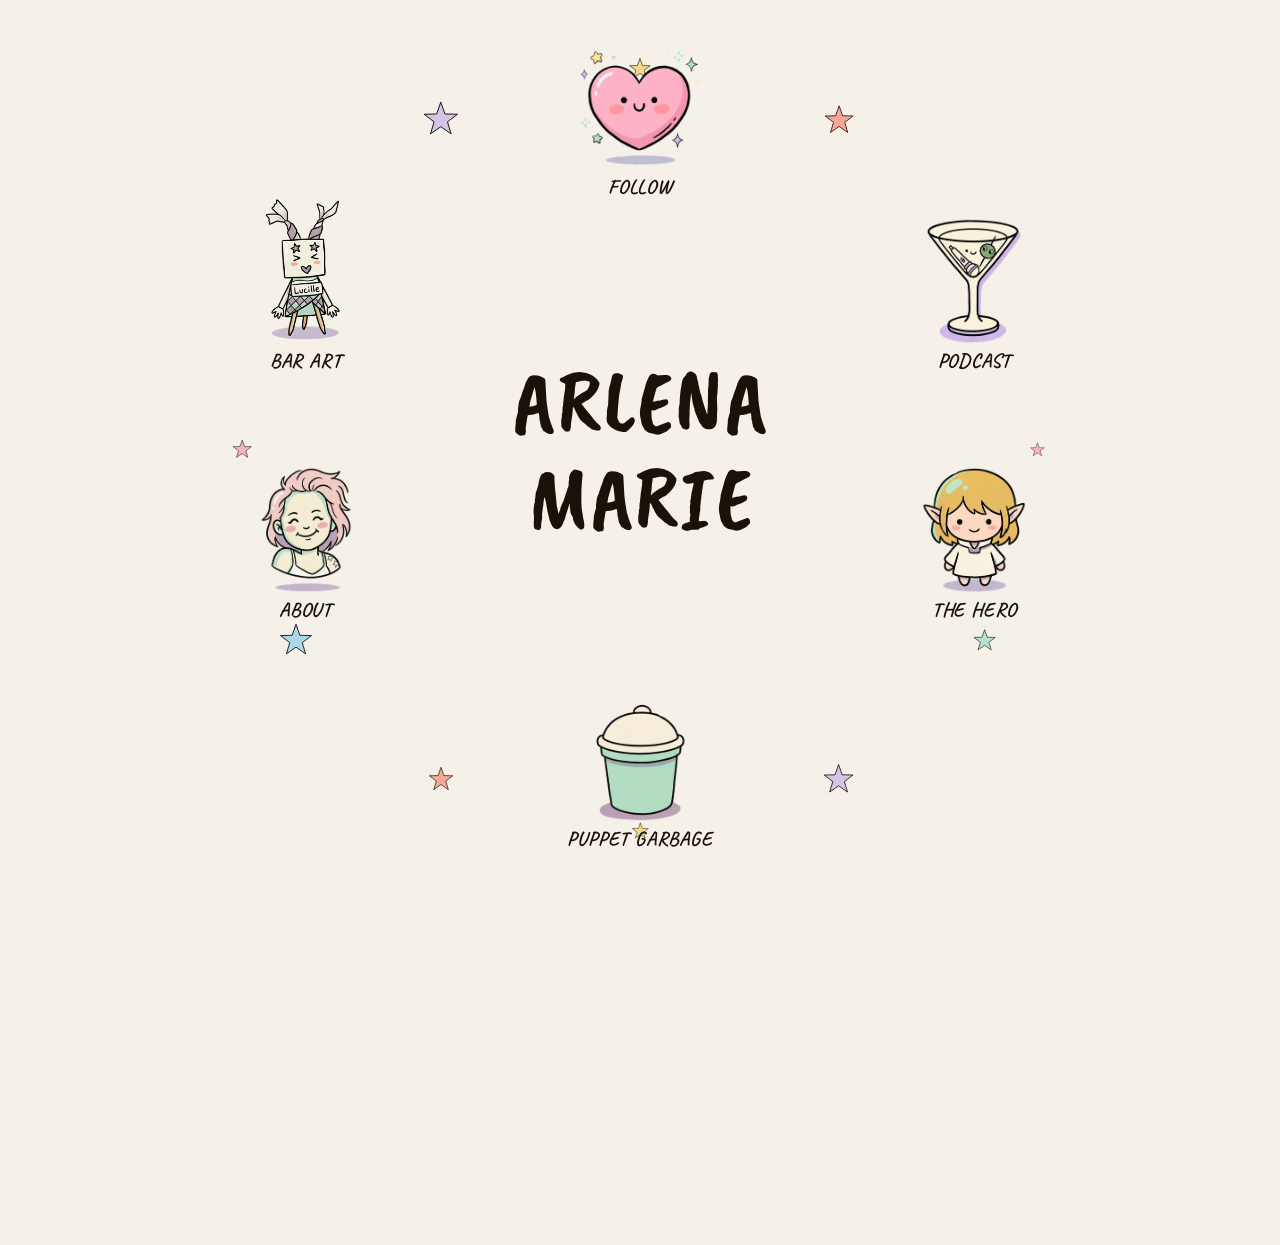
<file: index.html>
<!DOCTYPE html>
<html lang="en">
<head>
<meta charset="UTF-8">
<meta name="viewport" content="width=device-width, initial-scale=1.0">
<title>Arlena Marie</title>
<meta name="description" content="Arlena Marie: bar art, puppet garbage, a podcast and a never-ending hero.">
 <link rel="icon" href="/favicon.ico" sizes="48x48">
 <link rel="icon" href="/images/favicon-32.png" type="image/png" sizes="32x32">
 <link rel="icon" href="/images/favicon-192.png" type="image/png" sizes="192x192">
 <link rel="apple-touch-icon" href="/apple-touch-icon.png">
<link rel="preload" as="font" type="font/woff2" href="/assets/fonts/caveat-latin.woff2" crossorigin>
<link rel="preload" as="font" type="font/woff2" href="/assets/fonts/caveat-brush-latin.woff2" crossorigin>
<link rel="stylesheet" href="/assets/site.css?v=ce2efe8">
<link rel="preload" as="script" href="https://cdnjs.cloudflare.com/ajax/libs/gsap/3.15.0/gsap.min.js" integrity="sha512-oJ8QbaQThQoJZ7oEv+29jfPM6CcP+zUxh3PKJs1vyOhx0UraUrE7PQgeItu3dOuCJyrzWpoYMsVjkkPEBzbUqw==" crossorigin="anonymous" referrerpolicy="no-referrer">
<script>
  /* Intro starting state: stars and letters hidden, tiles at half size (site.css .intro).
     Skipped for reduced motion: the page starts in its final layout instead. */
  if (!matchMedia('(prefers-reduced-motion: reduce)').matches) document.documentElement.classList.add('intro');
</script>
<style>
  html, body { overflow: hidden; }

  body {
    display: flex;
    align-items: center;
    justify-content: center;
  }

  /* ── The whole composition lives in one square that scales with the viewport ── */
  .world {
    position: relative;
    width: min(92vw, 92vh);
    height: min(92vw, 92vh);
    max-width: 960px;
    max-height: 960px;
  }

  /* ── Wiggling Name ── */
  .name-wrap {
    position: absolute;
    top: 50%;
    left: 50%;
    transform: translate(-50%, -50%);
    text-align: center;
    z-index: 10;
    pointer-events: none;
    user-select: none;
  }

  .name-row {
    display: flex;
    justify-content: center;
    gap: 0.02em;
    font-family: 'Caveat Brush', cursive;
    font-size: clamp(40px, 10vmin, 96px);
    color: var(--ink);
    line-height: 1.05;
  }

  .name-row + .name-row { margin-top: 0.02em; }

  @media (max-width: 480px) {
    .name-row { font-size: clamp(32px, 13vw, 56px); }
  }

  @media (max-height: 480px) {
    .world { width: 90vh; height: 90vh; }
  }

  /* Bottom tile lifted so the gap from the name to the can lid equals the gap
     from the Follow label to the name (ink to ink). A percentage alone cannot
     do it at every size, because labels and image boxes have pixel minimums;
     fitted at 1280x800 (12 px up) and 390x844 (8.7 px up). */
  .tile.pos-b { bottom: calc(0.883% + 5.5px); }
</style>
</head>
<body>
<main>

<div class="world">

  <!-- ═══ STAR ORBIT ═══ -->
  <div class="orbit-world" id="orbitWorld"></div>

  <!-- ═══ WIGGLING NAME ═══ -->
  <div class="name-wrap">
    <div class="name-row" id="nameRow1"></div>
    <div class="name-row" id="nameRow2"></div>
  </div>

  <!-- ═══ FOLLOW, top center ═══ -->
  <a href="/socials" class="tile pos-t cx" data-sprite="images/Socials_Follow_hover_sprite.webp" data-frames="25">
    <div class="tile-body">
      <div class="tile-img">
        <picture><source srcset="images/Socials_Follow_1.webp" type="image/webp"><img src="images/Socials_Follow_1.png" class="idle" alt="Follow"></picture>
        <picture><source srcset="images/Socials_Follow_2.webp" type="image/webp"><img src="images/Socials_Follow_2.png" class="hover" alt="Follow"></picture>
      </div>
      <span class="tile-label">Follow</span>
    </div>
  </a>

  <!-- ═══ BAR ART, left upper ═══ -->
  <a href="/bar-art" class="tile pos-lu" data-sprite="images/Lucille_hover_sprite.webp" data-frames="25">
    <div class="tile-body">
      <div class="tile-img">
        <picture><source srcset="images/Lucille_1.webp" type="image/webp"><img src="images/Lucille_1.png" class="idle" alt="Bar Art"></picture>
        <picture><source srcset="images/Lucille_2.webp" type="image/webp"><img src="images/Lucille_2.png" class="hover" alt="Bar Art"></picture>
      </div>
      <span class="tile-label">Bar Art</span>
    </div>
  </a>

  <!-- ═══ PODCAST, right upper ═══ -->
  <a href="/drinks-at-the-bar" class="tile pos-ru" data-sprite="images/Drinks_at_the_Bar_hover_sprite.webp" data-frames="25">
    <div class="tile-body">
      <div class="tile-img">
        <picture><source srcset="images/Drinks_at_the_Bar_1.webp" type="image/webp"><img src="images/Drinks_at_the_Bar_1.png" class="idle" alt="Podcast"></picture>
        <picture><source srcset="images/Drinks_at_the_Bar_2.webp" type="image/webp"><img src="images/Drinks_at_the_Bar_2.png" class="hover" alt="Podcast"></picture>
      </div>
      <span class="tile-label">Podcast</span>
    </div>
  </a>

  <!-- ═══ ABOUT, left lower ═══ -->
  <a href="/about" class="tile pos-ll" data-sprite="images/About_Contact_hover_sprite.webp" data-frames="25">
    <div class="tile-body">
      <div class="tile-img">
        <picture><source srcset="images/About_Contact_1.webp" type="image/webp"><img src="images/About_Contact_1.png" class="idle" alt="About"></picture>
        <picture><source srcset="images/About_Contact_2.webp" type="image/webp"><img src="images/About_Contact_2.png" class="hover" alt="About"></picture>
      </div>
      <span class="tile-label">About</span>
    </div>
  </a>

  <!-- ═══ THE HERO, right lower ═══ -->
  <a href="/the-never-ending-hero" class="tile pos-rl" data-sprite="images/Inti_hover_sprite.webp" data-frames="25">
    <div class="tile-body">
      <div class="tile-img">
        <picture><source srcset="images/Inti_1.webp" type="image/webp"><img src="images/Inti_1.png" class="idle" alt="The Hero"></picture>
        <picture><source srcset="images/Inti_2.webp" type="image/webp"><img src="images/Inti_2.png" class="hover" alt="The Hero"></picture>
      </div>
      <span class="tile-label">The Hero</span>
    </div>
  </a>

  <!-- ═══ PUPPET GARBAGE, bottom center ═══ -->
  <a href="/puppet-garbage" class="tile pos-b cx" data-sprite="images/Puppet_Garbage_hover_sprite.webp" data-frames="25">
    <div class="tile-body">
      <div class="tile-img">
        <picture><source srcset="images/Puppet_Garbage_1.webp" type="image/webp"><img src="images/Puppet_Garbage_1.png" class="idle" alt="Puppet Garbage"></picture>
        <picture><source srcset="images/Puppet_Garbage_2.webp" type="image/webp"><img src="images/Puppet_Garbage_2.png" class="hover" alt="Puppet Garbage"></picture>
      </div>
      <span class="tile-label">Puppet Garbage</span>
    </div>
  </a>

</div>

</main>

<script src="/assets/site.js?v=1839412"></script>
<script>
/* ── Page config: homepage ── */
/* Letters are animated by GSAP below (intro, then idle wiggle) */
const title = { driver: 'gsap', space: { width: '0.35em' } };
Site.title(document.getElementById('nameRow1'), 'ARLENA', title);
Site.title(document.getElementById('nameRow2'), 'MARIE', title);

/* 12 stars on an ellipse at 48% x 46% of the .world square, sized 16 to 40 px,
   one turn every 50 s. Static at these positions until their orbit starts. */
const orbit = Site.worldOrbit(document.getElementById('orbitWorld'), {
  count: 12, rx: 48, ry: 46, duration: 50,
  item: i => Site.star(16 + ((i * 37) % 100) / 100 * (40 - 16), Site.palette.stars[i % 6]),
});

/* ── Intro and idle motion ──
   Choreography board timings: stars 0 s, letters 0.6 s, tiles 1.5 s, all back.out(1.7).
   Each star starts orbiting and each letter starts wiggling as it lands.
   Reduced motion drops only the transitions: no intro (html.intro is never
   set, so intro is false here) and no view transition (site.css). The
   ambient loops still run, starting from the final layout: orbit, wiggle
   and hover. The one exception is the sprite hover on tiles with
   data-sprite, which reduced motion replaces with the plain cross-fade. */
Site.motion((gsap, { intro, reduced }) => {
  document.querySelectorAll('.world .tile').forEach(t => Site.hover(t));

  // Animated hover from each tile's sprite sheet (frame 0 = idle icon, last frame = hover pose).
  // Guarded: a stale cached site.js without spriteHover must not stop the intro below.
  if (Site.spriteHover && !reduced) document.querySelectorAll('.world .tile[data-sprite]').forEach(t => Site.spriteHover(t));

  const letters = gsap.utils.toArray('.name-wrap .wiggle-letter');
  const tiles = gsap.utils.toArray('.world .tile-body');  // never .tile itself (see site.css)
  const ease = 'back.out(1.7)';

  // Idle wiggle: -5deg to 5deg and up 4 px and back, 2.4 s per cycle
  // Registered with Site.loop so a back/forward cache restore can resume it
  const wiggle = el => Site.loop(gsap.fromTo(el, { rotation: -5, y: 0 },
    { rotation: 5, y: -4, duration: 1.2, ease: 'sine.inOut', repeat: -1, yoyo: true }));

  if (!intro) {
    orbit.items.forEach((_, i) => orbit.start(i));
    letters.forEach(wiggle);
    return;
  }

  // Registered with Site.intro so a back/forward cache restore finishes it instead of replaying
  Site.intro(gsap.timeline({ onComplete: () => document.documentElement.classList.remove('intro') }))
    .fromTo(orbit.items, { opacity: 0, scale: 0.4 }, {
      opacity: 1, scale: 1, duration: 0.7, ease,
      stagger: { each: 0.05, onComplete() { orbit.start(orbit.items.indexOf(this.targets()[0])); } },
    }, 0)
    .fromTo(letters, { opacity: 0, y: 18, scale: 0.7, rotation: -5 }, {
      opacity: 1, y: 0, scale: 1, rotation: -5, duration: 0.5, ease,
      stagger: { each: 0.08, onComplete() { wiggle(this.targets()[0]); } },
    }, 0.6)
    .fromTo(tiles, { scale: 0.5 }, {
      scale: 1, duration: 0.55, ease, stagger: 0.12,
    }, 1.5);
});
</script>
</body>
</html>
</file>
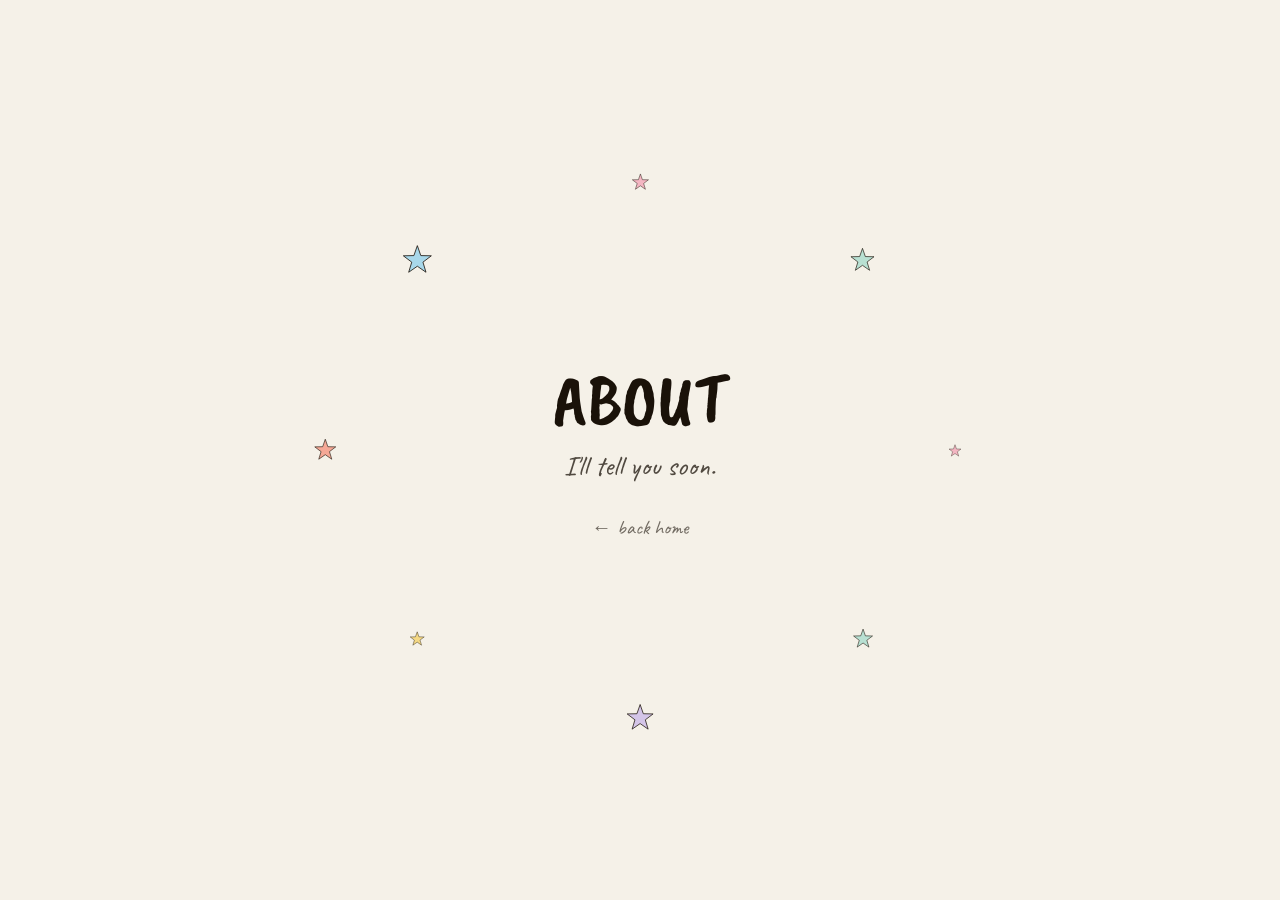
<file: about/index.html>
<!DOCTYPE html>
<html lang="en">
<head>
<meta charset="UTF-8">
<meta name="viewport" content="width=device-width, initial-scale=1.0">
<title>ABOUT, Arlena Marie</title>
<meta name="description" content="I'll tell you soon.">
 <link rel="icon" href="/favicon.ico" sizes="48x48">
 <link rel="icon" href="/images/favicon-32.png" type="image/png" sizes="32x32">
 <link rel="icon" href="/images/favicon-192.png" type="image/png" sizes="192x192">
 <link rel="apple-touch-icon" href="/apple-touch-icon.png">
<link rel="preload" as="font" type="font/woff2" href="/assets/fonts/caveat-latin.woff2" crossorigin>
<link rel="preload" as="font" type="font/woff2" href="/assets/fonts/caveat-brush-latin.woff2" crossorigin>
<link rel="stylesheet" href="/assets/site.css?v=ce2efe8">
<style>
  body {
    display:flex; flex-direction:column;
    align-items:center; justify-content:center;
    color:var(--ink);
    text-align:center; padding:2rem;
  }
  .page-name {
    font-family:'Caveat Brush',cursive;
    font-size:clamp(40px,10vw,72px);
    line-height:1.1; margin-bottom:0.5rem;
  }
  .tagline {
    font-size:clamp(18px,4vw,28px);
    opacity:0.75; margin-bottom:2rem;
  }
  .back {
    font-size:clamp(16px,3vw,20px);
    color:var(--ink); text-decoration:none;
    opacity:0.6; transition:opacity 0.2s;
  }
  .back:hover { opacity:1; }
  .content { position:relative; z-index:1; }
</style>
</head>
<body>
<main>

<div class="orbit-anchor"><div class="orbit-ring" id="orbitRing"></div></div>

<div class="content">
  <div class="page-name" id="pageName"></div>
  <p class="tagline">I'll tell you soon.</p>
  <a href="/" class="back">← back home</a>
</div>

</main>

<script src="/assets/site.js?v=1839412"></script>
<script>
/* ── Page config: stub page (about, bar-art, drinks-at-the-bar) ── */
Site.title(document.getElementById('pageName'), 'ABOUT', {
  step: 0.13, rot: '5deg', lift: '3px', spd: '2.4s',
  space: { html: '&nbsp;', width: '0.3em', animate: true },
});

/* 8 stars, ellipse 35% of the shorter viewport side by 85% of that, sized 14 to 36 px.
   Positions are set once at load (no resize relayout), as before. */
const r = Math.min(window.innerWidth, window.innerHeight) * 0.35;
Site.orbit(document.getElementById('orbitRing'), {
  count: 8,
  duration: '55s',
  position: 'fixed',
  z: 0,
  item: i => {
    const sz = 14 + ((i * 37) % 100) / 100 * 22;
    return { sz, node: Site.star(sz, Site.palette.stars[i % 6]) };
  },
  radius: () => ({ rx: r, ry: r * 0.85 }),
  relayout: false,
});
</script>
</body>
</html>
</file>
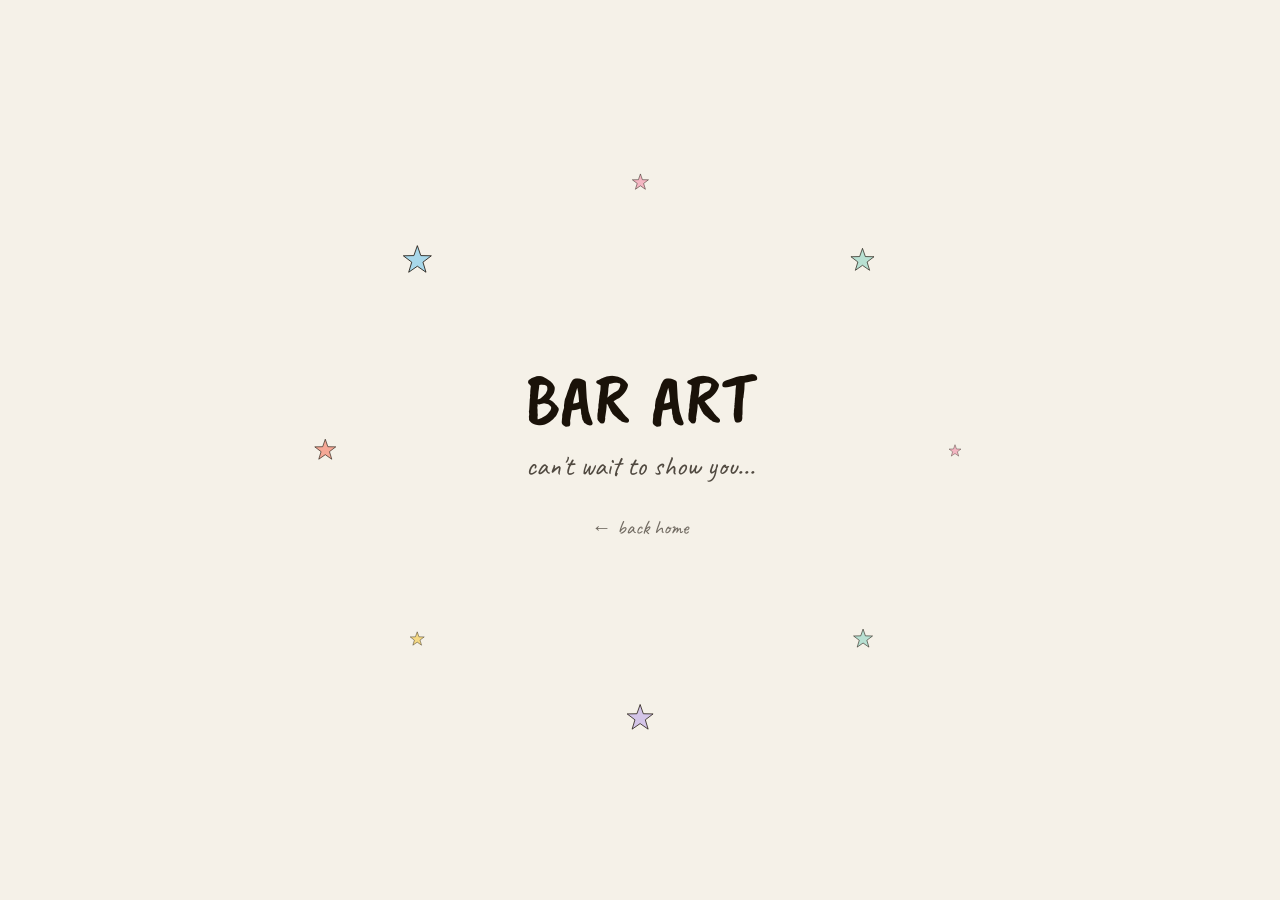
<file: bar-art/index.html>
<!DOCTYPE html>
<html lang="en">
<head>
<meta charset="UTF-8">
<meta name="viewport" content="width=device-width, initial-scale=1.0">
<title>BAR ART, Arlena Marie</title>
<meta name="description" content="can't wait to show you...">
 <link rel="icon" href="/favicon.ico" sizes="48x48">
 <link rel="icon" href="/images/favicon-32.png" type="image/png" sizes="32x32">
 <link rel="icon" href="/images/favicon-192.png" type="image/png" sizes="192x192">
 <link rel="apple-touch-icon" href="/apple-touch-icon.png">
<link rel="preload" as="font" type="font/woff2" href="/assets/fonts/caveat-latin.woff2" crossorigin>
<link rel="preload" as="font" type="font/woff2" href="/assets/fonts/caveat-brush-latin.woff2" crossorigin>
<link rel="stylesheet" href="/assets/site.css?v=ce2efe8">
<style>
  body {
    display:flex; flex-direction:column;
    align-items:center; justify-content:center;
    color:var(--ink);
    text-align:center; padding:2rem;
  }
  .page-name {
    font-family:'Caveat Brush',cursive;
    font-size:clamp(40px,10vw,72px);
    line-height:1.1; margin-bottom:0.5rem;
  }
  .tagline {
    font-size:clamp(18px,4vw,28px);
    opacity:0.75; margin-bottom:2rem;
  }
  .back {
    font-size:clamp(16px,3vw,20px);
    color:var(--ink); text-decoration:none;
    opacity:0.6; transition:opacity 0.2s;
  }
  .back:hover { opacity:1; }
  .content { position:relative; z-index:1; }
</style>
</head>
<body>
<main>

<div class="orbit-anchor"><div class="orbit-ring" id="orbitRing"></div></div>

<div class="content">
  <div class="page-name" id="pageName"></div>
  <p class="tagline">can't wait to show you...</p>
  <a href="/" class="back">← back home</a>
</div>

</main>

<script src="/assets/site.js?v=1839412"></script>
<script>
/* ── Page config: stub page (about, bar-art, drinks-at-the-bar) ── */
Site.title(document.getElementById('pageName'), 'BAR ART', {
  step: 0.13, rot: '5deg', lift: '3px', spd: '2.4s',
  space: { html: '&nbsp;', width: '0.3em', animate: true },
});

/* 8 stars, ellipse 35% of the shorter viewport side by 85% of that, sized 14 to 36 px.
   Positions are set once at load (no resize relayout), as before. */
const r = Math.min(window.innerWidth, window.innerHeight) * 0.35;
Site.orbit(document.getElementById('orbitRing'), {
  count: 8,
  duration: '55s',
  position: 'fixed',
  z: 0,
  item: i => {
    const sz = 14 + ((i * 37) % 100) / 100 * 22;
    return { sz, node: Site.star(sz, Site.palette.stars[i % 6]) };
  },
  radius: () => ({ rx: r, ry: r * 0.85 }),
  relayout: false,
});
</script>
</body>
</html>
</file>
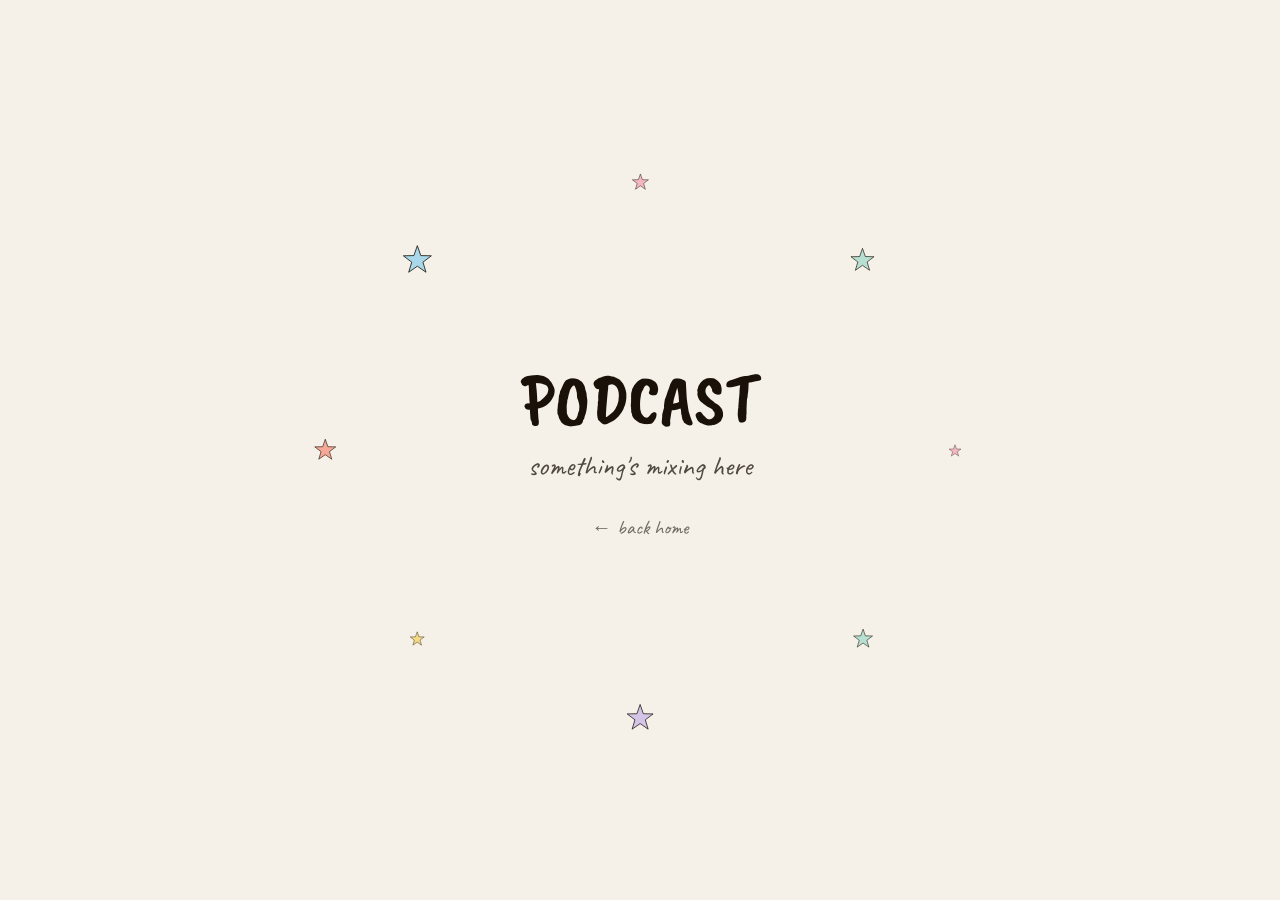
<file: drinks-at-the-bar/index.html>
<!DOCTYPE html>
<html lang="en">
<head>
<meta charset="UTF-8">
<meta name="viewport" content="width=device-width, initial-scale=1.0">
<title>PODCAST, Arlena Marie</title>
<meta name="description" content="something's mixing here">
 <link rel="icon" href="/favicon.ico" sizes="48x48">
 <link rel="icon" href="/images/favicon-32.png" type="image/png" sizes="32x32">
 <link rel="icon" href="/images/favicon-192.png" type="image/png" sizes="192x192">
 <link rel="apple-touch-icon" href="/apple-touch-icon.png">
<link rel="preload" as="font" type="font/woff2" href="/assets/fonts/caveat-latin.woff2" crossorigin>
<link rel="preload" as="font" type="font/woff2" href="/assets/fonts/caveat-brush-latin.woff2" crossorigin>
<link rel="stylesheet" href="/assets/site.css?v=ce2efe8">
<style>
  body {
    display:flex; flex-direction:column;
    align-items:center; justify-content:center;
    color:var(--ink);
    text-align:center; padding:2rem;
  }
  .page-name {
    font-family:'Caveat Brush',cursive;
    font-size:clamp(40px,10vw,72px);
    line-height:1.1; margin-bottom:0.5rem;
  }
  .tagline {
    font-size:clamp(18px,4vw,28px);
    opacity:0.75; margin-bottom:2rem;
  }
  .back {
    font-size:clamp(16px,3vw,20px);
    color:var(--ink); text-decoration:none;
    opacity:0.6; transition:opacity 0.2s;
  }
  .back:hover { opacity:1; }
  .content { position:relative; z-index:1; }
</style>
</head>
<body>
<main>

<div class="orbit-anchor"><div class="orbit-ring" id="orbitRing"></div></div>

<div class="content">
  <div class="page-name" id="pageName"></div>
  <p class="tagline">something's mixing here</p>
  <a href="/" class="back">← back home</a>
</div>

</main>

<script src="/assets/site.js?v=1839412"></script>
<script>
/* ── Page config: stub page (about, bar-art, drinks-at-the-bar) ── */
Site.title(document.getElementById('pageName'), 'PODCAST', {
  step: 0.13, rot: '5deg', lift: '3px', spd: '2.4s',
  space: { html: '&nbsp;', width: '0.3em', animate: true },
});

/* 8 stars, ellipse 35% of the shorter viewport side by 85% of that, sized 14 to 36 px.
   Positions are set once at load (no resize relayout), as before. */
const r = Math.min(window.innerWidth, window.innerHeight) * 0.35;
Site.orbit(document.getElementById('orbitRing'), {
  count: 8,
  duration: '55s',
  position: 'fixed',
  z: 0,
  item: i => {
    const sz = 14 + ((i * 37) % 100) / 100 * 22;
    return { sz, node: Site.star(sz, Site.palette.stars[i % 6]) };
  },
  radius: () => ({ rx: r, ry: r * 0.85 }),
  relayout: false,
});
</script>
</body>
</html>
</file>
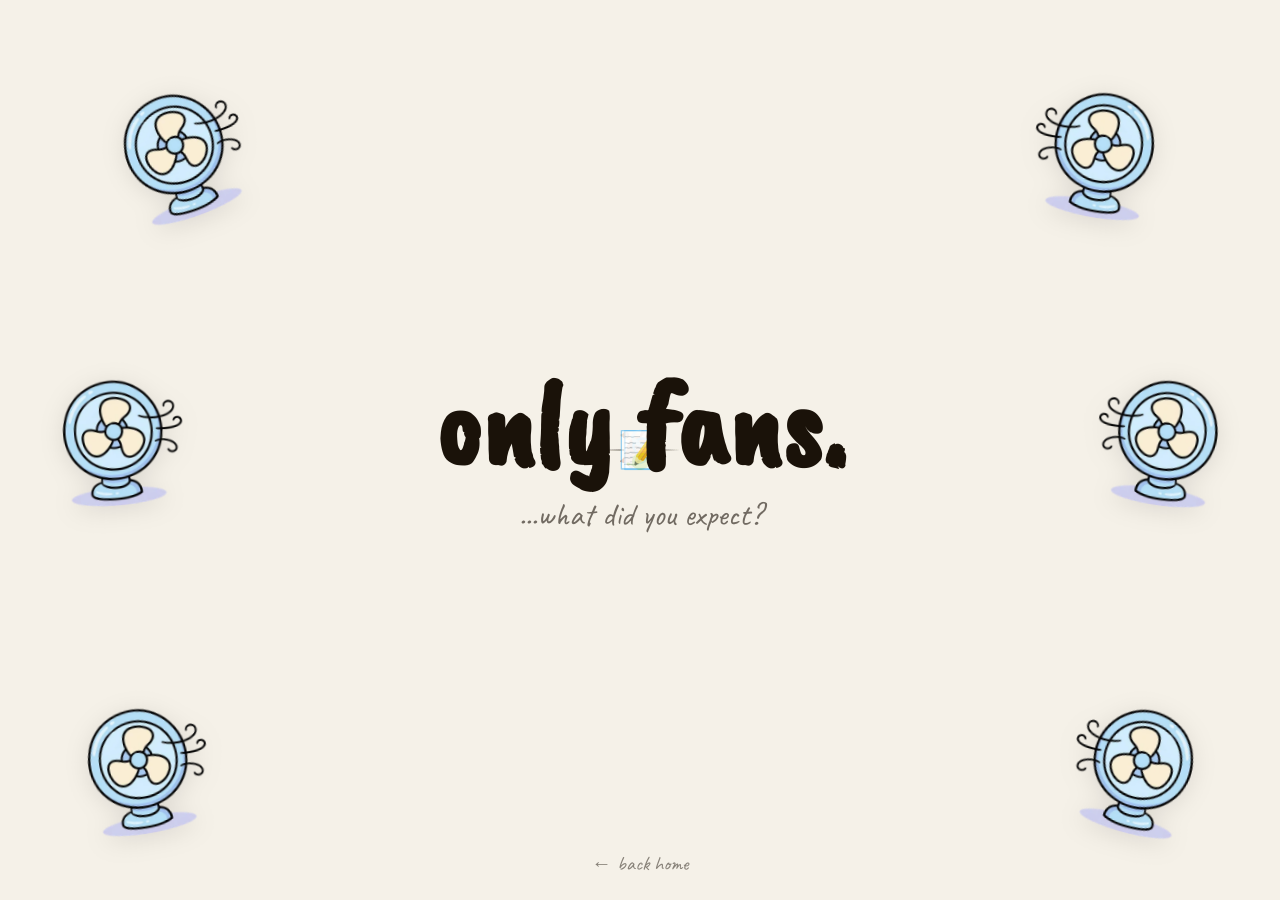
<file: onlyfans/index.html>
<!DOCTYPE html>
<html lang="en">
<head>
<meta charset="UTF-8">
<meta name="viewport" content="width=device-width, initial-scale=1.0">
<title>Only Fans, Arlena Marie</title>
<meta name="description" content="...what did you expect?">
 <link rel="icon" href="/favicon.ico" sizes="48x48">
 <link rel="icon" href="/images/favicon-32.png" type="image/png" sizes="32x32">
 <link rel="icon" href="/images/favicon-192.png" type="image/png" sizes="192x192">
 <link rel="apple-touch-icon" href="/apple-touch-icon.png">
<link rel="preload" as="font" type="font/woff2" href="/assets/fonts/caveat-latin.woff2" crossorigin>
<link rel="preload" as="font" type="font/woff2" href="/assets/fonts/caveat-brush-latin.woff2" crossorigin>
<link rel="stylesheet" href="/assets/site.css?v=ce2efe8">
<style>
  html, body { overflow: hidden; }

  body {
    display: flex;
    flex-direction: column;
    align-items: center;
    justify-content: center;
    position: relative;
  }

  .punchline {
    position: relative;
    z-index: 10;
    text-align: center;
    user-select: none;
  }

  .punchline h1 {
    font-family: 'Caveat Brush', cursive;
    font-size: clamp(48px, 14vmin, 120px);
    color: #1a1209;
    line-height: 1;
    animation: sway 4s ease-in-out infinite;
  }

  @keyframes sway {
    0%, 100% { transform: rotate(-1deg); }
    50% { transform: rotate(1deg); }
  }

  .punchline p {
    font-size: clamp(18px, 4vmin, 32px);
    color: #1a1209;
    opacity: 0.6;
    margin-top: 8px;
  }

  .fan {
    position: fixed;
    z-index: 5;
  }

  .fan img {
    width: clamp(80px, 18vmin, 180px);
    height: clamp(80px, 18vmin, 180px);
    object-fit: contain;
    filter: drop-shadow(0 4px 12px rgba(0,0,0,0.1));
    animation: fanWobble 0.15s ease-in-out infinite alternate;
  }

  .fan-1 { bottom: 5%;  left: 5%;   transform: rotate(-10deg); }
  .fan-2 { bottom: 5%;  right: 5%;  transform: rotate(15deg) scaleX(-1); }
  .fan-3 { top: 8%;     left: 8%;   transform: rotate(-20deg); }
  .fan-4 { top: 8%;     right: 8%;  transform: rotate(10deg) scaleX(-1); }
  .fan-5 { top: 40%;    left: 3%;   transform: rotate(-5deg); }
  .fan-6 { top: 40%;    right: 3%;  transform: rotate(8deg) scaleX(-1); }

  .fan-1 img { animation-delay: 0s; }
  .fan-2 img { animation-delay: 0.03s; }
  .fan-3 img { animation-delay: 0.06s; }
  .fan-4 img { animation-delay: 0.09s; }
  .fan-5 img { animation-delay: 0.04s; }
  .fan-6 img { animation-delay: 0.07s; }

  @keyframes fanWobble {
    0%   { transform: rotate(-1.5deg) scale(1); }
    100% { transform: rotate(1.5deg) scale(1.01); }
  }

  .debris {
    position: fixed;
    z-index: 4;
    pointer-events: none;
    font-size: clamp(16px, 4vmin, 36px);
    opacity: 0.7;
  }

  .blow-1 { animation: blowAcross1 8s linear infinite; }
  .blow-2 { animation: blowAcross2 11s linear infinite; animation-delay: -3s; }
  .blow-3 { animation: blowAcross3 7s linear infinite; animation-delay: -5s; }
  .blow-4 { animation: blowAcross4 13s linear infinite; animation-delay: -1s; }
  .blow-5 { animation: blowAcross5 9s linear infinite; animation-delay: -7s; }
  .blow-6 { animation: blowAcross6 10s linear infinite; animation-delay: -4s; }
  .blow-7 { animation: blowAcross7 6s linear infinite; animation-delay: -2s; }
  .blow-8 { animation: blowAcross8 12s linear infinite; animation-delay: -6s; }

  @keyframes blowAcross1 {
    0%   { left: -10%; top: 20%; transform: rotate(0deg); opacity: 0; }
    10%  { opacity: 0.7; }
    90%  { opacity: 0.7; }
    100% { left: 110%; top: 25%; transform: rotate(720deg); opacity: 0; }
  }
  @keyframes blowAcross2 {
    0%   { left: 110%; top: 40%; transform: rotate(0deg); opacity: 0; }
    10%  { opacity: 0.6; }
    90%  { opacity: 0.6; }
    100% { left: -10%; top: 35%; transform: rotate(-540deg); opacity: 0; }
  }
  @keyframes blowAcross3 {
    0%   { left: -10%; top: 60%; transform: rotate(0deg); opacity: 0; }
    10%  { opacity: 0.8; }
    90%  { opacity: 0.8; }
    100% { left: 110%; top: 55%; transform: rotate(900deg); opacity: 0; }
  }
  @keyframes blowAcross4 {
    0%   { left: 110%; top: 75%; transform: rotate(0deg); opacity: 0; }
    10%  { opacity: 0.5; }
    90%  { opacity: 0.5; }
    100% { left: -10%; top: 80%; transform: rotate(-360deg); opacity: 0; }
  }
  @keyframes blowAcross5 {
    0%   { left: -10%; top: 10%; transform: rotate(0deg); opacity: 0; }
    10%  { opacity: 0.6; }
    90%  { opacity: 0.6; }
    100% { left: 110%; top: 15%; transform: rotate(450deg); opacity: 0; }
  }
  @keyframes blowAcross6 {
    0%   { left: 110%; top: 50%; transform: rotate(0deg); opacity: 0; }
    10%  { opacity: 0.7; }
    90%  { opacity: 0.7; }
    100% { left: -10%; top: 45%; transform: rotate(-630deg); opacity: 0; }
  }
  @keyframes blowAcross7 {
    0%   { left: -10%; top: 85%; transform: rotate(0deg); opacity: 0; }
    10%  { opacity: 0.5; }
    90%  { opacity: 0.5; }
    100% { left: 110%; top: 70%; transform: rotate(810deg); opacity: 0; }
  }
  @keyframes blowAcross8 {
    0%   { left: 110%; top: 30%; transform: rotate(0deg); opacity: 0; }
    10%  { opacity: 0.6; }
    90%  { opacity: 0.6; }
    100% { left: -10%; top: 28%; transform: rotate(-480deg); opacity: 0; }
  }

  .wind-particle {
    position: fixed;
    width: clamp(30px, 8vw, 80px);
    height: 2px;
    background: linear-gradient(90deg, transparent, rgba(26,18,9,0.12), transparent);
    border-radius: 2px;
    pointer-events: none;
    z-index: 2;
  }

  .wp-1 { animation: windLine1 3s linear infinite; }
  .wp-2 { animation: windLine2 4s linear infinite; animation-delay: -1s; }
  .wp-3 { animation: windLine3 2.5s linear infinite; animation-delay: -2s; }
  .wp-4 { animation: windLine4 3.5s linear infinite; animation-delay: -0.5s; }
  .wp-5 { animation: windLine5 4.5s linear infinite; animation-delay: -3s; }
  .wp-6 { animation: windLine6 2.8s linear infinite; animation-delay: -1.5s; }

  @keyframes windLine1 { 0% { left:-10%; top:30%; opacity:0; } 20% { opacity:1; } 80% { opacity:1; } 100% { left:110%; top:32%; opacity:0; } }
  @keyframes windLine2 { 0% { left:110%; top:55%; opacity:0; } 20% { opacity:1; } 80% { opacity:1; } 100% { left:-10%; top:53%; opacity:0; } }
  @keyframes windLine3 { 0% { left:-10%; top:70%; opacity:0; } 20% { opacity:1; } 80% { opacity:1; } 100% { left:110%; top:68%; opacity:0; } }
  @keyframes windLine4 { 0% { left:110%; top:20%; opacity:0; } 20% { opacity:1; } 80% { opacity:1; } 100% { left:-10%; top:22%; opacity:0; } }
  @keyframes windLine5 { 0% { left:-10%; top:45%; opacity:0; } 20% { opacity:1; } 80% { opacity:1; } 100% { left:110%; top:47%; opacity:0; } }
  @keyframes windLine6 { 0% { left:110%; top:82%; opacity:0; } 20% { opacity:1; } 80% { opacity:1; } 100% { left:-10%; top:80%; opacity:0; } }

  .punchline h1 span {
    display: inline-block;
    animation: letterBlow 2s ease-in-out infinite;
    animation-delay: var(--d, 0s);
  }

  @keyframes letterBlow {
    0%, 100% { transform: translateX(0) skewX(0deg); }
    25% { transform: translateX(3px) skewX(2deg); }
    75% { transform: translateX(-2px) skewX(-1deg); }
  }
</style>
</head>
<body>
<main>

  <div class="fan fan-1"><picture><source srcset="/images/onlyfans_1.webp" type="image/webp"><img src="/images/onlyfans_1.png" alt="Fan"></picture></div>
  <div class="fan fan-2"><picture><source srcset="/images/onlyfans_1.webp" type="image/webp"><img src="/images/onlyfans_1.png" alt="Fan"></picture></div>
  <div class="fan fan-3"><picture><source srcset="/images/onlyfans_1.webp" type="image/webp"><img src="/images/onlyfans_1.png" alt="Fan"></picture></div>
  <div class="fan fan-4"><picture><source srcset="/images/onlyfans_1.webp" type="image/webp"><img src="/images/onlyfans_1.png" alt="Fan"></picture></div>
  <div class="fan fan-5"><picture><source srcset="/images/onlyfans_1.webp" type="image/webp"><img src="/images/onlyfans_1.png" alt="Fan"></picture></div>
  <div class="fan fan-6"><picture><source srcset="/images/onlyfans_1.webp" type="image/webp"><img src="/images/onlyfans_1.png" alt="Fan"></picture></div>

  <div class="wind-particle wp-1"></div>
  <div class="wind-particle wp-2"></div>
  <div class="wind-particle wp-3"></div>
  <div class="wind-particle wp-4"></div>
  <div class="wind-particle wp-5"></div>
  <div class="wind-particle wp-6"></div>

  <div class="debris blow-1">&#127810;</div>
  <div class="debris blow-2">&#128196;</div>
  <div class="debris blow-3">&#127811;</div>
  <div class="debris blow-4">&#128220;</div>
  <div class="debris blow-5">&#127810;</div>
  <div class="debris blow-6">&#128196;</div>
  <div class="debris blow-7">&#127811;</div>
  <div class="debris blow-8">&#128221;</div>

  <div class="punchline">
    <h1 id="punchText"></h1>
    <p>...what did you expect?</p>
  </div>

  <a href="/" class="back-link">&larr; back home</a>

</main>

<script src="/assets/site.js?v=1839412"></script>
<script>
/* ── Page config: onlyfans (its own sway and letter blow, no orbit or wiggle) ── */
const text = 'only fans.';
const el = document.getElementById('punchText');
text.split('').forEach((ch, i) => {
  if (ch === ' ') {
    const s = document.createElement('span');
    s.innerHTML = '&nbsp;';
    el.appendChild(s);
    return;
  }
  const s = document.createElement('span');
  s.textContent = ch;
  s.style.setProperty('--d', `${i * 0.12}s`);
  el.appendChild(s);
});
</script>
</body>
</html>
</file>
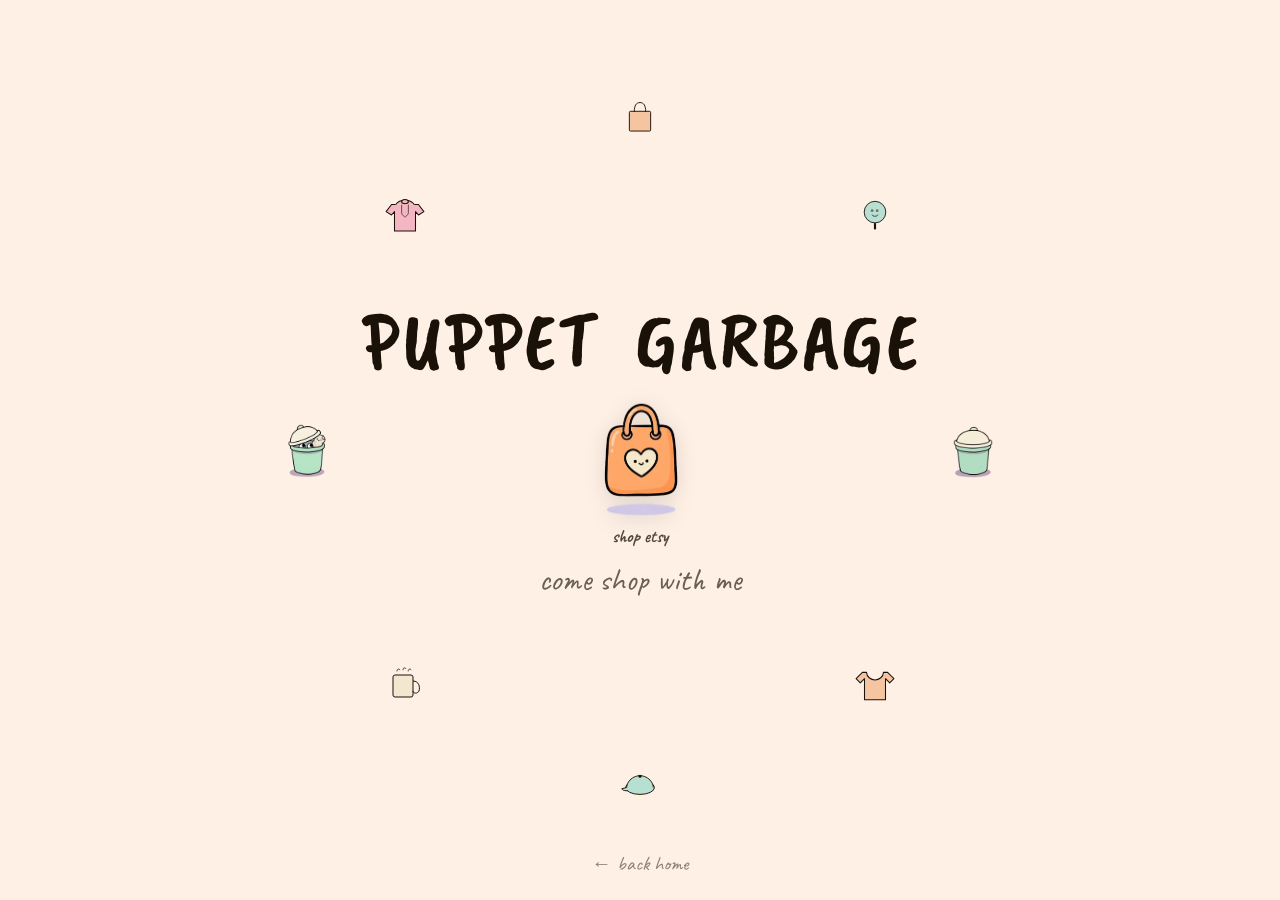
<file: puppet-garbage/index.html>
<!DOCTYPE html>
<html lang="en">
<head>
<meta charset="UTF-8">
<meta name="viewport" content="width=device-width, initial-scale=1.0">
<title>Puppet Garbage, Arlena Marie</title>
<meta name="description" content="come shop with me">
<link rel="icon" href="/favicon.ico" sizes="48x48">
<link rel="icon" href="/images/favicon-32.png" type="image/png" sizes="32x32">
<link rel="icon" href="/images/favicon-192.png" type="image/png" sizes="192x192">
<link rel="apple-touch-icon" href="/apple-touch-icon.png">
<link rel="preload" as="font" type="font/woff2" href="/assets/fonts/caveat-latin.woff2" crossorigin>
<link rel="preload" as="font" type="font/woff2" href="/assets/fonts/caveat-brush-latin.woff2" crossorigin>
<link rel="stylesheet" href="/assets/site.css?v=ce2efe8">
<link rel="preload" as="script" href="https://cdnjs.cloudflare.com/ajax/libs/gsap/3.15.0/gsap.min.js" integrity="sha512-oJ8QbaQThQoJZ7oEv+29jfPM6CcP+zUxh3PKJs1vyOhx0UraUrE7PQgeItu3dOuCJyrzWpoYMsVjkkPEBzbUqw==" crossorigin="anonymous" referrerpolicy="no-referrer">
<style>
  :root { --page-bg: #fef0e5; }

  html, body { overflow: hidden; }

  body {
    display: flex;
    flex-direction: column;
    align-items: center;
    justify-content: center;
    position: relative;
  }

  /* ── Center content ── */
  .center-content {
    position: relative;
    z-index: 10;
    text-align: center;
    user-select: none;
    display: flex;
    flex-direction: column;
    align-items: center;
  }

  /* ── Glowing Name ── */
  .glow-row {
    display: flex;
    justify-content: center;
    gap: 0.03em;
    font-family: 'Caveat Brush', cursive;
    font-size: clamp(36px, 10vmin, 80px);
    color: var(--ink);
    line-height: 1;
  }

  /* ── Etsy button — centered between title and tagline ── */
  .etsy-center {
    margin-top: 16px;
    margin-bottom: 8px;
    display: flex;
    flex-direction: column;
    align-items: center;
    text-decoration: none;
    pointer-events: auto;
    animation: gentleBounce 3s ease-in-out infinite;
    /* Bounce owns transform; hover owns scale (--s, tweened by Site.hover) */
    --s: 1;
    scale: var(--s);
  }

  .etsy-center:hover { animation-play-state: paused; }

  /* Until gsap loads (or if it never does): same end state, no tween */
  html:not(.motion) .etsy-center:hover { --s: 1.15; }

  .etsy-center img {
    width: clamp(75px, 14vmin, 130px);
    height: clamp(75px, 14vmin, 130px);
    object-fit: contain;
    filter: drop-shadow(0 3px 10px rgba(0,0,0,0.12));
  }

  .etsy-center .shop-label {
    margin-top: 2px;
    font-family: 'Caveat', cursive;
    font-weight: 700;
    font-size: clamp(13px, 2.2vmin, 18px);
    color: var(--ink);
    opacity: 0.75;
  }

  @keyframes gentleBounce {
    0%, 100% { transform: translateY(0); }
    50% { transform: translateY(-6px); }
  }

  .tagline {
    font-size: clamp(20px, 4vmin, 32px);
    color: var(--ink);
    opacity: 0.65;
    margin-top: 4px;
  }

  /* PNG orbit items need sizing */
  .orbit-item img {
    width: 100%;
    height: 100%;
    object-fit: contain;
  }

  @media (max-width: 480px) {
    .etsy-center img {
      width: 50px;
      height: 50px;
    }
  }
</style>
</head>
<body>
<main>

  <!-- ═══ MERCH ORBIT ═══ -->
  <div class="orbit-anchor">
    <div class="orbit-ring" id="orbitRing"></div>
  </div>

  <!-- ═══ CENTER: GLOWING NAME + ETSY + TAGLINE ═══ -->
  <div class="center-content">
    <div class="glow-row" id="glowName"></div>

    <a href="https://www.etsy.com/shop/PuppetGarbage" target="_blank" rel="noopener" class="etsy-center">
      <picture><source srcset="/images/etsy_1.webp" type="image/webp"><img src="/images/etsy_1.png" alt="Shop on Etsy"></picture>
      <span class="shop-label">shop etsy</span>
    </a>

    <p class="tagline">come shop with me</p>
  </div>

  <!-- ═══ BACK LINK ═══ -->
  <a href="/" class="back-link">&larr; back home</a>

</main>

<script src="/assets/site.js?v=1839412"></script>
<script>
/* ── Page config: puppet-garbage ── */
Site.title(document.getElementById('glowName'), 'PUPPET GARBAGE', {
  step: 0.12, rot: '4deg', lift: '3px', spd: '3s',
  countSpaces: false, space: { html: '&nbsp;&nbsp;' },
  glow: '#7bc67e', glowFaint: '#7bc67e55',
});

/* Etsy button hover: same quickTo pattern as the homepage tiles, keeping its 1.15 size */
Site.motion(() => Site.hover(document.querySelector('.etsy-center'), { scale: 1.15, swap: false }));

/* ── Orbiting Merch — perfect circle ── */
const strokeColor = Site.palette.ink;
const sw = 2.5;

const fillPeach = '#f5c4a1';
const fillMint = '#b8e0d2';
const fillCream = '#f5e6d0';
const fillPink = '#f4b6c2';

/* SVG merch generators */
function svgTshirt(sz, fill) {
  return `<svg width="${sz}" height="${sz}" viewBox="0 0 100 100" xmlns="http://www.w3.org/2000/svg">
    <path d="M30,20 L20,20 L5,35 L15,45 L25,35 L25,85 L75,85 L75,35 L85,45 L95,35 L80,20 L70,20 C70,30 60,38 50,38 C40,38 30,30 30,20 Z"
      fill="${fill}" stroke="${strokeColor}" stroke-width="${sw}" stroke-linejoin="round"/>
  </svg>`;
}

function svgCap(sz, fill) {
  return `<svg width="${sz}" height="${sz}" viewBox="0 0 100 100" xmlns="http://www.w3.org/2000/svg">
    <ellipse cx="50" cy="62" rx="38" ry="18" fill="${fill}" stroke="${strokeColor}" stroke-width="${sw}"/>
    <path d="M15,62 C15,62 15,35 50,30 C85,35 85,62 85,62" fill="${fill}" stroke="${strokeColor}" stroke-width="${sw}" stroke-linejoin="round"/>
    <path d="M15,62 L2,65 C2,65 5,72 18,70" fill="${fill}" stroke="${strokeColor}" stroke-width="${sw}" stroke-linejoin="round"/>
    <circle cx="50" cy="32" r="4" fill="${strokeColor}"/>
  </svg>`;
}

function svgMug(sz, fill) {
  return `<svg width="${sz}" height="${sz}" viewBox="0 0 100 100" xmlns="http://www.w3.org/2000/svg">
    <rect x="20" y="25" width="50" height="55" rx="5" fill="${fill}" stroke="${strokeColor}" stroke-width="${sw}"/>
    <path d="M70,40 C85,40 88,55 85,65 C82,72 70,72 70,65" fill="none" stroke="${strokeColor}" stroke-width="${sw}" stroke-linejoin="round"/>
    <path d="M30,15 C30,10 35,8 37,12" fill="none" stroke="${strokeColor}" stroke-width="2" stroke-linecap="round"/>
    <path d="M45,12 C45,7 50,5 52,9" fill="none" stroke="${strokeColor}" stroke-width="2" stroke-linecap="round"/>
    <path d="M58,15 C58,10 63,8 65,12" fill="none" stroke="${strokeColor}" stroke-width="2" stroke-linecap="round"/>
  </svg>`;
}

function svgTote(sz, fill) {
  return `<svg width="${sz}" height="${sz}" viewBox="0 0 100 100" xmlns="http://www.w3.org/2000/svg">
    <rect x="22" y="35" width="56" height="52" rx="3" fill="${fill}" stroke="${strokeColor}" stroke-width="${sw}"/>
    <path d="M35,35 C35,20 40,12 50,12 C60,12 65,20 65,35" fill="none" stroke="${strokeColor}" stroke-width="${sw}" stroke-linecap="round"/>
  </svg>`;
}

function svgHoodie(sz, fill) {
  return `<svg width="${sz}" height="${sz}" viewBox="0 0 100 100" xmlns="http://www.w3.org/2000/svg">
    <path d="M28,25 L18,25 L5,42 L18,50 L25,42 L25,88 L75,88 L75,42 L82,50 L95,42 L82,25 L72,25"
      fill="${fill}" stroke="${strokeColor}" stroke-width="${sw}" stroke-linejoin="round"/>
    <path d="M28,25 C28,25 35,15 50,15 C65,15 72,25 72,25" fill="${fill}" stroke="${strokeColor}" stroke-width="${sw}"/>
    <path d="M42,25 L42,45 C42,50 50,55 50,55 C50,55 58,50 58,45 L58,25" fill="none" stroke="${strokeColor}" stroke-width="1.5"/>
    <ellipse cx="50" cy="18" rx="8" ry="5" fill="${fill}" stroke="${strokeColor}" stroke-width="${sw}"/>
  </svg>`;
}

function svgPin(sz, fill) {
  return `<svg width="${sz}" height="${sz}" viewBox="0 0 100 100" xmlns="http://www.w3.org/2000/svg">
    <circle cx="50" cy="42" r="30" fill="${fill}" stroke="${strokeColor}" stroke-width="${sw}"/>
    <rect x="47" y="72" width="6" height="18" rx="2" fill="${strokeColor}"/>
    <circle cx="42" cy="38" r="4" fill="${strokeColor}" opacity="0.5"/>
    <circle cx="56" cy="38" r="4" fill="${strokeColor}" opacity="0.5"/>
    <path d="M42,50 C44,55 56,55 58,50" fill="none" stroke="${strokeColor}" stroke-width="2" stroke-linecap="round"/>
  </svg>`;
}

/*
  8 items in orbit, positions 0-7 around the circle.
  Position 0 and 4 are directly across from each other —
  these get the real Puppet Garbage PNG icons.
  The other 6 get SVG merch items.
*/

const items = [
  { type: 'png', src: '/images/Puppet_Garbage_1.png', sz: 55 },  // pos 0
  { type: 'svg', gen: svgTshirt, fill: fillPeach, sz: 42 },       // pos 1
  { type: 'svg', gen: svgCap, fill: fillMint, sz: 38 },           // pos 2
  { type: 'svg', gen: svgMug, fill: fillCream, sz: 40 },          // pos 3
  { type: 'png', src: '/images/Puppet_Garbage_2.png', sz: 55 },  // pos 4 (opposite)
  { type: 'svg', gen: svgHoodie, fill: fillPink, sz: 42 },        // pos 5
  { type: 'svg', gen: svgTote, fill: fillPeach, sz: 38 },         // pos 6
  { type: 'svg', gen: svgPin, fill: fillMint, sz: 36 },           // pos 7
];

function merchItem(item) {
  if (item.type === 'png') {
    // WebP with the PNG as fallback, same as the static <picture> tags
    const pic = document.createElement('picture');
    const source = document.createElement('source');
    source.srcset = item.src.replace(/\.png$/, '.webp');
    source.type = 'image/webp';
    const img = document.createElement('img');
    img.src = item.src;
    img.alt = 'Puppet Garbage';
    pic.append(source, img);
    return { sz: item.sz, box: true, node: pic };
  }
  return { sz: item.sz, box: true, html: item.gen(item.sz, item.fill) };
}

/* Circle at 37% of the shorter viewport side; recalculated on resize, as before */
Site.orbit(document.getElementById('orbitRing'), {
  count: items.length,
  duration: '50s',
  position: 'fixed',
  z: 1,
  item: i => merchItem(items[i]),
  radius: () => {
    const r = Math.min(window.innerWidth, window.innerHeight) * 0.37;
    return { rx: r, ry: r };
  },
  relayout: true,
});
</script>

</body>
</html>
</file>
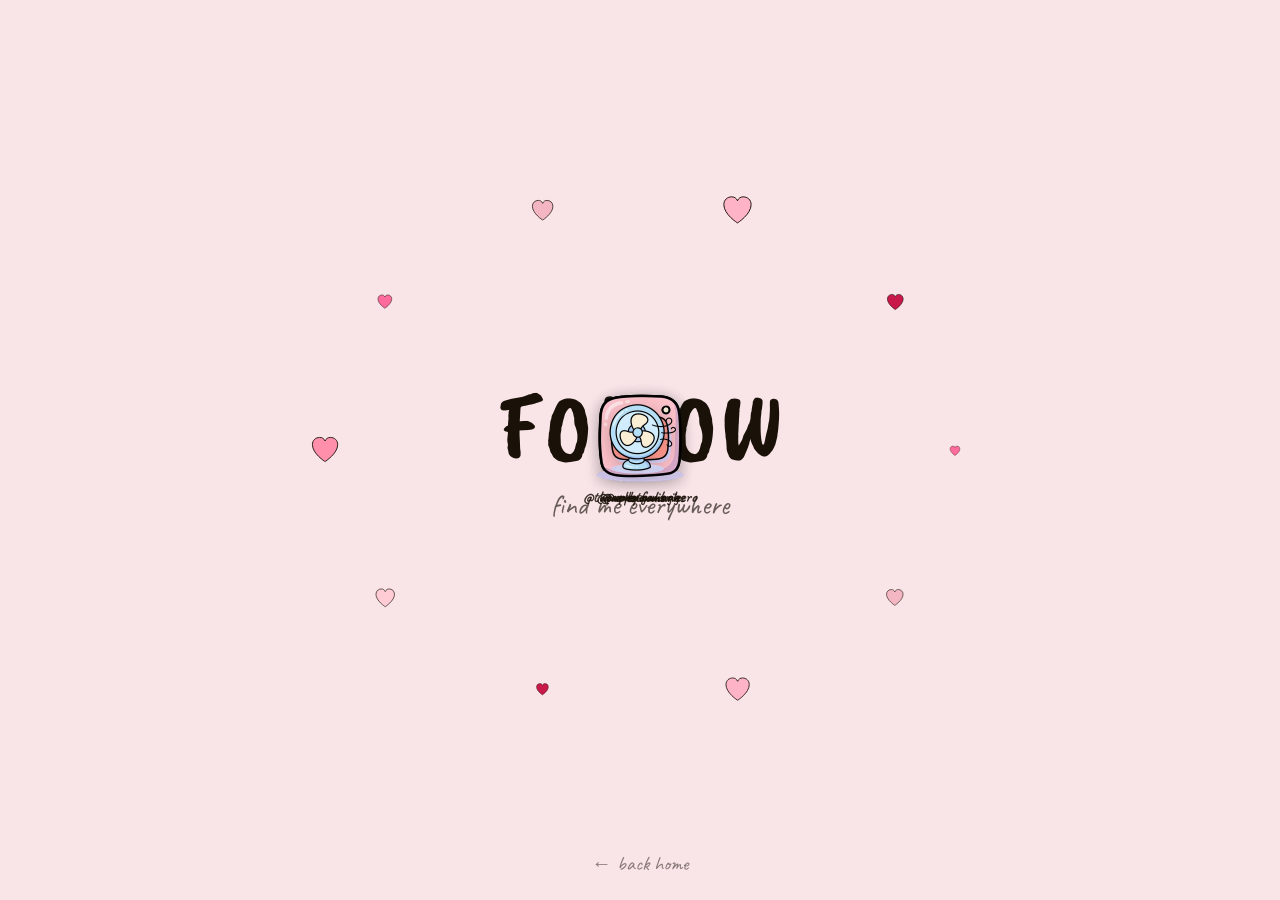
<file: socials/index.html>
<!DOCTYPE html>
<html lang="en">
<head>
<meta charset="UTF-8">
<meta name="viewport" content="width=device-width, initial-scale=1.0">
<title>Follow, Arlena Marie</title>
<meta name="description" content="find me everywhere">
 <link rel="icon" href="/favicon.ico" sizes="48x48">
 <link rel="icon" href="/images/favicon-32.png" type="image/png" sizes="32x32">
 <link rel="icon" href="/images/favicon-192.png" type="image/png" sizes="192x192">
 <link rel="apple-touch-icon" href="/apple-touch-icon.png">
<link rel="preload" as="font" type="font/woff2" href="/assets/fonts/caveat-latin.woff2" crossorigin>
<link rel="preload" as="font" type="font/woff2" href="/assets/fonts/caveat-brush-latin.woff2" crossorigin>
<link rel="stylesheet" href="/assets/site.css?v=ce2efe8">
<style>
  :root { --page-bg: #f9e4e8; }

  html, body { overflow: hidden; }

  body {
    display: flex;
    align-items: center;
    justify-content: center;
    position: relative;
  }

  /* ── Center content ── */
  .center-content {
    position: relative;
    z-index: 10;
    text-align: center;
    pointer-events: none;
    user-select: none;
  }

  /* ── Glowing Name ── */
  .glow-row {
    display: flex;
    justify-content: center;
    gap: 0.03em;
    font-family: 'Caveat Brush', cursive;
    font-size: clamp(48px, 12vmin, 96px);
    color: var(--ink);
    line-height: 1;
  }

  .tagline {
    font-size: clamp(18px, 4vmin, 28px);
    color: var(--ink);
    opacity: 0.65;
    margin-top: 12px;
  }

  /* ── Floating social icons ── */
  .floater {
    display: flex;
    flex-direction: column;
    align-items: center;
    text-decoration: none;
    cursor: pointer;
    transition: transform 0.15s ease;
  }

  .floater:hover {
    transform: scale(1.25);
  }

  .floater-icon {
    width: clamp(50px, 10vmin, 90px);
    height: clamp(50px, 10vmin, 90px);
    object-fit: contain;
    filter: drop-shadow(0 2px 8px rgba(0,0,0,0.12));
  }

  .floater-handle {
    margin-top: 4px;
    font-family: 'Caveat', cursive;
    font-weight: 700;
    font-size: clamp(11px, 2vmin, 16px);
    color: var(--ink);
    white-space: nowrap;
    opacity: 0.85;
  }

  /* Drift wrappers — each icon drifts on its own path */
  .floater-drift {
    position: fixed;
    z-index: 20;
  }

  /* Pause ALL animation on hover so you can catch it */
  .floater-drift:hover {
    animation-play-state: paused !important;
  }

  /* Each icon gets unique X and Y animations with mismatched durations
     to create lissajous-like organic non-repeating paths */

  .drift-1 {
    animation: dX1 21s ease-in-out infinite alternate, dY1 27s ease-in-out infinite alternate;
  }
  .drift-2 {
    animation: dX2 25s ease-in-out infinite alternate, dY2 19s ease-in-out infinite alternate;
  }
  .drift-3 {
    animation: dX3 29s ease-in-out infinite alternate, dY3 22s ease-in-out infinite alternate;
  }
  .drift-4 {
    animation: dX4 20s ease-in-out infinite alternate, dY4 28s ease-in-out infinite alternate;
  }

  @keyframes dX1 { 0% { left: 5%;  } 100% { left: 70%; } }
  @keyframes dY1 { 0% { top: 8%;   } 100% { top: 65%; } }

  @keyframes dX2 { 0% { left: 68%; } 100% { left: 8%;  } }
  @keyframes dY2 { 0% { top: 55%;  } 100% { top: 10%; } }

  @keyframes dX3 { 0% { left: 10%; } 100% { left: 60%; } }
  @keyframes dY3 { 0% { top: 60%;  } 100% { top: 18%; } }

  @keyframes dX4 { 0% { left: 55%; } 100% { left: 3%;  } }
  @keyframes dY4 { 0% { top: 5%;   } 100% { top: 72%; } }

  /* ── Mobile ── */
  @media (max-width: 480px) {
    .floater-icon {
      width: clamp(45px, 14vw, 70px);
      height: clamp(45px, 14vw, 70px);
    }
    .glow-row { font-size: clamp(40px, 14vw, 72px); }
  }
 .drift-5 {
  animation: dX5 23s ease-in-out infinite alternate, dY5 18s ease-in-out infinite alternate;
}
@keyframes dX5 { 0% { left: 45%; } 100% { left: 6%; } }
@keyframes dY5 { 0% { top: 10%; } 100% { top: 70%; } }
</style>
</head>
<body>
<main>

  <!-- ═══ HEART ORBIT ═══ -->
  <div class="orbit-anchor">
    <div class="orbit-ring" id="orbitRing"></div>
  </div>

  <!-- ═══ CENTER: GLOWING NAME + TAGLINE ═══ -->
  <div class="center-content">
    <div class="glow-row" id="glowName"></div>
    <p class="tagline">find me everywhere</p>
  </div>

  <!-- ═══ FLOATING SOCIAL ICONS ═══ -->

  <div class="floater-drift drift-1">
    <a href="https://instagram.com/arlenamarie" target="_blank" rel="noopener" class="floater">
      <picture><source srcset="/images/instagram_1.webp" type="image/webp"><img src="/images/instagram_1.png" class="floater-icon" alt="Instagram"></picture>
      <span class="floater-handle">@arlenamarie</span>
    </a>
  </div>

  <div class="floater-drift drift-2">
    <a href="https://instagram.com/puppetgarbage" target="_blank" rel="noopener" class="floater">
      <picture><source srcset="/images/instagram_1.webp" type="image/webp"><img src="/images/instagram_1.png" class="floater-icon" alt="Instagram"></picture>
      <span class="floater-handle">@puppetgarbage</span>
    </a>
  </div>

  <div class="floater-drift drift-3">
    <a href="https://instagram.com/theneverendinghero" target="_blank" rel="noopener" class="floater">
      <picture><source srcset="/images/instagram_1.webp" type="image/webp"><img src="/images/instagram_1.png" class="floater-icon" alt="Instagram"></picture>
      <span class="floater-handle">@theneverendinghero</span>
    </a>
  </div>

  <div class="floater-drift drift-4">
    <a href="https://youtube.com/@arlena-marie" target="_blank" rel="noopener" class="floater">
      <picture><source srcset="/images/youtube_1.webp" type="image/webp"><img src="/images/youtube_1.png" class="floater-icon" alt="YouTube"></picture>
      <span class="floater-handle">@arlena-marie</span>
    </a>
  </div>
  <div class="floater-drift drift-5">
  <a href="/onlyfans" class="floater">
    <picture><source srcset="/images/onlyfans_1.webp" type="image/webp"><img src="/images/onlyfans_1.png" class="floater-icon" alt="Only Fans"></picture>
    <span class="floater-handle">only fans</span>
  </a>
</div>

  <!-- ═══ BACK LINK ═══ -->
  <a href="/" class="back-link">&larr; back home</a>

</main>

<script src="/assets/site.js?v=1839412"></script>
<script>
/* ── Page config: socials ── */
Site.title(document.getElementById('glowName'), 'FOLLOW', {
  step: 0.15, rot: '4deg', lift: '3px', spd: '3s',
  glow: '#ff6b9d', glowFaint: '#ff6b9d55',
});

/* 10 hearts, ellipse 35% of the shorter viewport side by 80% of that, sized 14 to 40 px.
   Positions are set once at load (no resize relayout), as before. */
const heartColors = ['#ff6b9d','#f4b6c2','#ffb3c6','#c9184a','#ffccd5','#ff8fab'];

function heartSVG(sz, fill) {
  const ns = 'http://www.w3.org/2000/svg';
  const svg = document.createElementNS(ns, 'svg');
  svg.setAttribute('width', sz); svg.setAttribute('height', sz);
  svg.setAttribute('viewBox', '0 0 100 100');
  const path = document.createElementNS(ns, 'path');
  path.setAttribute('d', 'M50,82 C50,82 15,60 15,35 C15,22 25,15 35,15 C42,15 47,18 50,25 C53,18 58,15 65,15 C75,15 85,22 85,35 C85,60 50,82 50,82 Z');
  path.setAttribute('fill', fill);
  path.setAttribute('stroke', Site.palette.ink);
  path.setAttribute('stroke-width', 2.5);
  path.setAttribute('stroke-linejoin', 'round');
  svg.appendChild(path);
  return svg;
}

const r = Math.min(window.innerWidth, window.innerHeight) * 0.35;
Site.orbit(document.getElementById('orbitRing'), {
  count: 10,
  duration: '55s',
  position: 'fixed',
  z: 1,
  item: i => {
    const sz = 14 + ((i * 37) % 100) / 100 * 26;
    return { sz, node: heartSVG(sz, heartColors[i % heartColors.length]) };
  },
  radius: () => ({ rx: r, ry: r * 0.8 }),
  relayout: false,
});
</script>
</body>
</html>
</file>
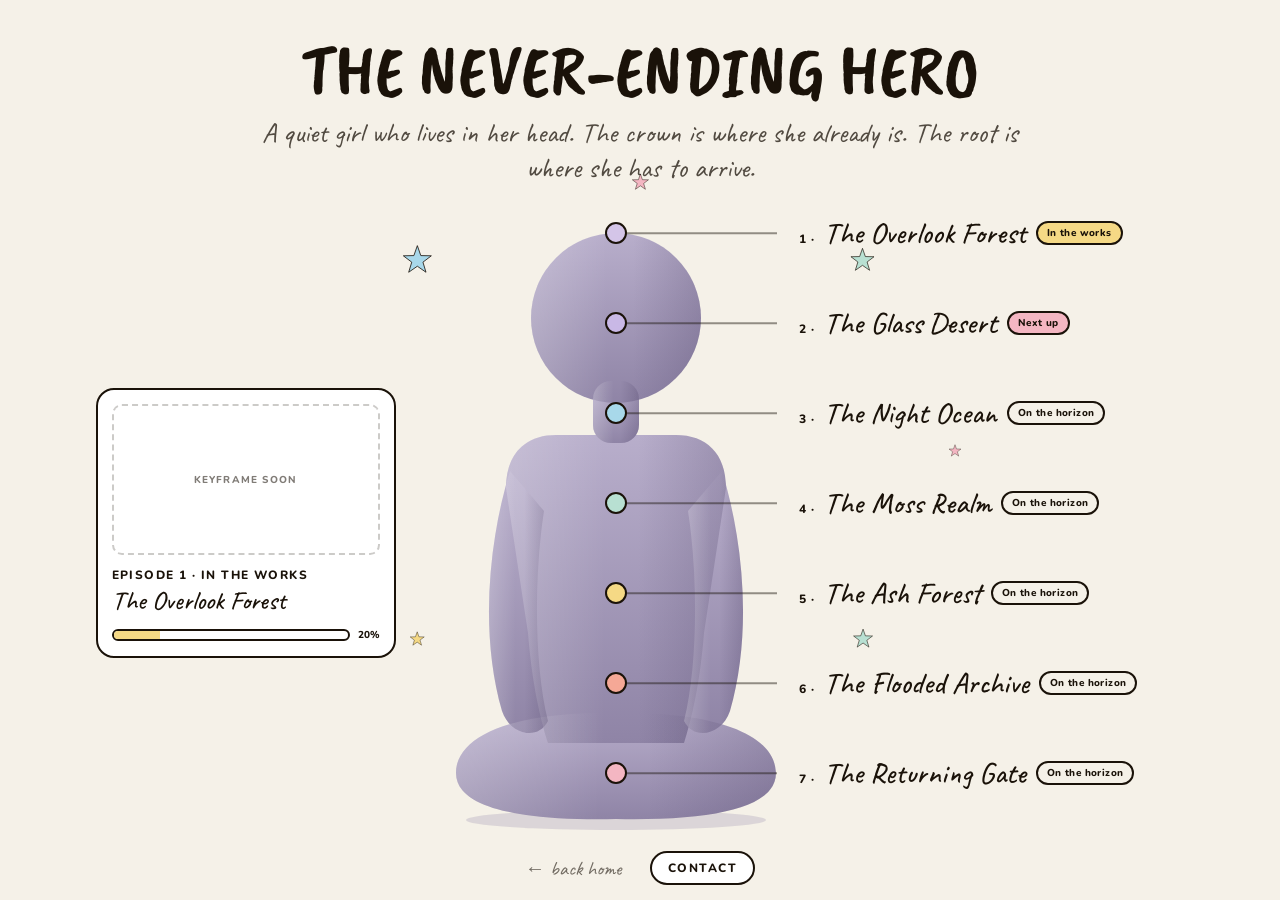
<file: the-never-ending-hero/index.html>
<!DOCTYPE html>
<html lang="en">
<head>
<meta charset="UTF-8">
<meta name="viewport" content="width=device-width, initial-scale=1.0">
<title>THE NEVER-ENDING HERO, Arlena Marie</title>
<meta name="description" content="A quiet girl who lives in her head. The crown is where she already is. The root is where she has to arrive. Seven episodes.">
 <link rel="icon" href="/favicon.ico" sizes="48x48">
 <link rel="icon" href="/images/favicon-32.png" type="image/png" sizes="32x32">
 <link rel="icon" href="/images/favicon-192.png" type="image/png" sizes="192x192">
 <link rel="apple-touch-icon" href="/apple-touch-icon.png">
<link rel="preload" as="font" type="font/woff2" href="/assets/fonts/caveat-latin.woff2" crossorigin>
<link rel="preload" as="font" type="font/woff2" href="/assets/fonts/caveat-brush-latin.woff2" crossorigin>
<link rel="preload" as="font" type="font/woff2" href="/assets/fonts/nunito-latin-800.woff2" crossorigin>
<link rel="stylesheet" href="/assets/site.css?v=ce2efe8">
<link rel="preload" as="script" href="https://cdnjs.cloudflare.com/ajax/libs/gsap/3.15.0/gsap.min.js" integrity="sha512-oJ8QbaQThQoJZ7oEv+29jfPM6CcP+zUxh3PKJs1vyOhx0UraUrE7PQgeItu3dOuCJyrzWpoYMsVjkkPEBzbUqw==" crossorigin="anonymous" referrerpolicy="no-referrer">
<script>
  /* Content stays unpainted until Caveat, Caveat Brush and Nunito are ready (at most
     3 s): in a fallback font the long title and logline wrap to more lines, and the
     swap would move April's whole group up (a layout shift). */
  document.documentElement.classList.add('fonts-pending');
  Promise.race([
    Promise.all(["400 1em 'Caveat Brush'", "500 1em 'Caveat'", "800 1em 'Nunito'"].map(f => document.fonts.load(f))),
    new Promise(r => setTimeout(r, 3000)),
  ]).finally(() => document.documentElement.classList.remove('fonts-pending'));
</script>
<script>
  /* Intro starting state: title letters, logline, points, leader lines, labels
     and card hidden until the GSAP timeline reveals them (.intro rules below).
     Skipped for reduced motion: the page starts in its final layout instead. */
  if (!matchMedia('(prefers-reduced-motion: reduce)').matches) document.documentElement.classList.add('intro');
</script>
<style>
  /* ── Episode page ──
     Desktop (720 px and up): card | April with seven points and leader lines | seven label rows.
     The stage is a fixed 360x620 figure; points sit on her center line (x 180),
     crown at y 20, then every 90 px down to root at y 560. Rows line up with
     their points. Under 720 px the columns stack and a tapped row opens its
     card inline beneath it. Per-episode highlight (0 to 1) is --h on the
     point, line and row; the page's script tweens it. */
  :root {
    --accent: #c8553d;
    --stage-w: 360px;
    --stage-h: 620px;
    --point: 22px;
    --line: 150px;
    --rows-w: 400px;   /* label column, wide enough for the longest realm row */
  }

  body {
    color: var(--ink);
    text-align: center;
    padding: 32px 16px 40px;
  }
  .content { position: relative; z-index: 1; }
  .fonts-pending .content { visibility: hidden; }   /* see the fonts-pending script in <head> */

  .page-name {
    font-family: 'Caveat Brush', cursive;
    font-weight: 400;
    font-size: clamp(40px, 10vw, 72px);
    line-height: 1.1;
    margin-bottom: 0.25rem;
  }
  /* One no-wrap group per word: the title wraps between words, never inside one */
  .page-word { display: inline-block; white-space: nowrap; }
  .logline {
    max-width: 760px;
    margin: 0 auto;
    font-size: clamp(18px, 4vw, 28px);
    line-height: 1.25;
    opacity: 0.75;
  }

  /* ── The group: card, April, rows ── */
  .ep-group {
    display: flex;
    flex-wrap: wrap;
    justify-content: center;
    align-items: center;
    gap: 24px 40px;
    margin: 28px auto 0;
  }

  .ep-stage {
    position: relative;
    flex: none;
    width: calc(var(--stage-w) / 2 + var(--point) / 2 + var(--line) + 8px + var(--rows-w));
    height: var(--stage-h);
  }
  .ep-april {
    position: absolute;
    left: 0;
    top: 0;
    width: var(--stage-w);
    height: var(--stage-h);
  }
  .ep-april img { display: block; width: 100%; height: 100%; }

  /* Point and leader line for one episode, on April's center line */
  .ep-mark {
    position: absolute;
    left: 50%;
    top: calc(var(--y) / 620 * 100%);
    --h: 0;
    pointer-events: none;
  }
  .ep-point {
    position: absolute;
    left: 0;
    top: 0;
    width: calc(var(--point) + 16px * var(--h));
    height: calc(var(--point) + 16px * var(--h));
    translate: -50% -50%;
    border-radius: 50%;
    background: var(--c);
    border: 2px solid var(--ink);
    box-shadow:
      0 0 0 calc(3px * var(--h)) var(--accent),
      0 0 calc(8px * var(--h)) calc(3px * var(--h)) color-mix(in srgb, var(--accent) calc(var(--h) * 55%), transparent);
    scale: var(--pop, 1);   /* intro pop; a variable, so GSAP never takes over translate */
    z-index: 2;
  }
  .ep-line {
    position: absolute;
    left: calc(var(--point) / 2);
    top: 0;
    width: var(--line);
    height: calc(1.5px + 1.5px * var(--h));
    translate: 0 -50%;
    scale: var(--draw, 1) 1;   /* intro draw, left to right */
    transform-origin: left center;
    background: color-mix(in srgb, var(--accent) calc(var(--h) * 100%), color-mix(in srgb, var(--ink) 45%, transparent));
    z-index: 1;
  }

  /* Intro starting state (html.intro; removed when the intro ends, or by
     site.js if GSAP has not arrived within 3 s) */
  .intro .logline,
  .intro .ep-row,
  .intro .ep-card { opacity: 0; }
  .intro .ep-mark { --pop: 0; --draw: 0; }

  /* Label rows: absolute on desktop, one per point */
  .ep-rows {
    position: absolute;
    left: calc(var(--stage-w) / 2 + var(--point) / 2 + var(--line) + 8px);
    top: 0;
    width: var(--rows-w);
    height: 100%;
    text-align: left;
  }
  .ep-row {
    --h: 0;
    position: absolute;
    left: 0;
    top: calc(var(--y) / 620 * 100%);
    translate: 0 -50%;
    display: flex;
    align-items: center;
    gap: 10px;
    padding: 6px 12px;
    font: inherit;
    color: inherit;
    text-align: left;
    white-space: nowrap;
    cursor: pointer;
    border: 2px solid color-mix(in srgb, var(--ink) calc(var(--h) * 100%), transparent);
    border-radius: 12px;
    background: color-mix(in srgb, #fff calc(var(--h) * 100%), transparent);
  }
  .ep-row:focus-visible { outline: 2px dashed var(--accent); outline-offset: 3px; }
  .ep-dot { display: none; }
  /* Row label: "1 · The Overlook Forest" (number, then the realm) */
  .ep-label {
    display: inline-flex;
    align-items: baseline;
    gap: 8px;
  }
  .ep-num {
    font-family: 'Nunito', sans-serif;
    font-weight: 800;
    font-size: 12px;
    letter-spacing: 0.12em;
  }
  .ep-name {
    font-family: 'Caveat', cursive;
    font-weight: 500;
    font-size: 30px;
    line-height: 1;
  }
  .ep-chip {
    font-family: 'Nunito', sans-serif;
    font-weight: 800;
    font-size: 10px;
    letter-spacing: 0.04em;
    padding: 3px 9px;
    border: 2px solid var(--ink);
    border-radius: 999px;
    background: var(--chip, transparent);
  }
  .ep-panel { display: none; }

  /* ── Card: one face per episode, stacked; the shown face has opacity 1 ── */
  .ep-card {
    position: relative;
    flex: none;
    width: 300px;
    height: 270px;   /* fits the tallest face: episode 1 with its progress bar */
    background: #fff;
    border: 2px solid var(--ink);
    border-radius: 18px;
    text-align: left;
  }
  .ep-face {
    position: absolute;
    inset: 14px;
    opacity: 0;
  }
  .ep-face.shown { opacity: 1; }
  .ep-panel .ep-face { position: static; opacity: 1; }
  .ep-key-frame {
    display: block;
    width: 100%;
    aspect-ratio: 16 / 9;
    border-radius: 10px;
    object-fit: cover;
  }
  .ep-key-frame.empty {
    display: grid;
    place-items: center;
    border: 2px dashed color-mix(in srgb, var(--ink) 40%, transparent);
    font-family: 'Nunito', sans-serif;
    font-weight: 800;
    font-size: 10px;
    letter-spacing: 0.12em;
    text-transform: uppercase;
    opacity: 0.55;
  }
  .ep-meta {
    margin-top: 12px;
    font-family: 'Nunito', sans-serif;
    font-weight: 800;
    font-size: 12px;
    letter-spacing: 0.12em;
    text-transform: uppercase;
  }
  .ep-realm {
    margin-top: 4px;
    font-family: 'Caveat', cursive;
    font-weight: 500;
    font-size: 26px;
    line-height: 1.1;
  }
  .ep-progress {
    display: flex;
    align-items: center;
    gap: 8px;
    margin-top: 12px;
    font-family: 'Nunito', sans-serif;
    font-weight: 800;
    font-size: 10px;
  }
  .ep-progress-bar {
    flex: 1;
    height: 12px;
    border: 2px solid var(--ink);
    border-radius: 999px;
    overflow: hidden;
  }
  .ep-progress-fill { height: 100%; background: #f5d985; }

  /* ── Below the group ── */
  .ep-foot {
    display: flex;
    flex-wrap: wrap;
    justify-content: center;
    align-items: center;
    gap: 12px 28px;
    margin-top: 18px;
  }
  .back {
    font-size: clamp(16px, 3vw, 20px);
    color: var(--ink);
    text-decoration: none;
    opacity: 0.6;
    transition: opacity 0.2s;
  }
  .back:hover { opacity: 1; }
  .pill {
    font-family: 'Nunito', sans-serif;
    font-weight: 800;
    font-size: 12px;
    letter-spacing: 0.12em;
    text-transform: uppercase;
    color: var(--ink);
    text-decoration: none;
    padding: 7px 16px;
    border: 2px solid var(--ink);
    border-radius: 999px;
    background: #fff;
  }
  .pill:hover { background: #f4b6c2; }
  .ep-error { font-family: 'Nunito', sans-serif; font-weight: 800; font-size: 12px; }

  /* ── Phone: stack April, then the rows; tap a row to open its card inline ── */
  @media (max-width: 719px) {
    .ep-group { flex-direction: column; gap: 20px; }
    .ep-card { display: none; }
    .ep-stage { width: 100%; height: auto; }
    .ep-april {
      position: relative;
      width: min(var(--stage-w), 100%);
      height: auto;
      aspect-ratio: 360 / 620;
      margin: 0 auto;
    }
    .ep-line { display: none; }
    .ep-rows {
      position: static;
      width: min(440px, 100%);
      height: auto;
      min-height: calc(7 * 72px);   /* reserved before episodes.json arrives (7 rows of 66 + 6) */
      margin: 20px auto 0;
    }
    /* Same grid for every row: dot | label (may wrap to two lines) | chip */
    .ep-row {
      position: relative;
      top: auto;
      translate: none;
      width: 100%;
      height: 66px;
      margin-bottom: 6px;
      display: grid;
      grid-template-columns: 16px 1fr auto;
      grid-template-areas: "dot label chip";
      align-items: center;
      gap: 12px;
      white-space: normal;
    }
    .ep-dot {
      grid-area: dot;
      align-self: center;
      display: block;
      width: 16px;
      height: 16px;
      border-radius: 50%;
      border: 2px solid var(--ink);
      background: var(--c);
    }
    .ep-label { grid-area: label; display: block; min-width: 0; }
    .ep-num { margin-right: 6px; }
    .ep-name { font-size: 26px; }
    .ep-chip { grid-area: chip; }
    .ep-panel {
      margin: 0 0 12px;
      padding: 14px;
      background: #fff;
      border: 2px solid var(--ink);
      border-radius: 18px;
      text-align: left;
    }
    .ep-panel.open { display: block; }
  }
</style>
</head>
<body>
<main>

<div class="orbit-anchor"><div class="orbit-ring" id="orbitRing"></div></div>

<div class="content">
  <h1 class="page-name" id="pageName" aria-label="The Never-Ending Hero"></h1>
  <p class="logline">A quiet girl who lives in her head. The crown is where she already is. The root is where she has to arrive.</p>

  <div class="ep-group" id="epGroup">
    <section class="ep-card" id="epCard" aria-live="polite" aria-label="Episode"></section>
    <div class="ep-stage">
      <div class="ep-april" id="epApril">
        <img src="/images/april-placeholder.svg" width="360" height="620" alt="">
      </div>
      <div class="ep-rows" id="epRows"></div>
    </div>
  </div>

  <div class="ep-foot">
    <a href="/" class="back">← back home</a>
    <a href="/about" class="pill">contact</a>
  </div>
</div>

</main>

<script src="/assets/site.js?v=1839412"></script>
<script>
/* ── Page config: The Never-Ending Hero ── */
/* Letters are animated by GSAP below (intro, then idle wiggle), as on the homepage.
   Each word is its own no-wrap group, so a narrow screen wraps between words. */
{
  const name = document.getElementById('pageName');
  'THE NEVER-ENDING HERO'.split(' ').forEach((word, i) => {
    if (i) name.append(' ');
    const w = document.createElement('span');
    w.className = 'page-word';
    name.append(w);
    Site.title(w, word, { driver: 'gsap' });
  });
}

/* 8 stars, ellipse 35% of the shorter viewport side by 85% of that, sized 14 to 36 px */
const r = Math.min(window.innerWidth, window.innerHeight) * 0.35;
Site.orbit(document.getElementById('orbitRing'), {
  count: 8,
  duration: '55s',
  position: 'fixed',
  z: 0,
  item: i => {
    const sz = 14 + ((i * 37) % 100) / 100 * 22;
    return { sz, node: Site.star(sz, Site.palette.stars[i % 6]) };
  },
  radius: () => ({ rx: r, ry: r * 0.85 }),
  relayout: false,
});

/* ── Episodes ──
   Rendered from episodes.json at load. Points run crown (1, top) to root (7),
   90 px apart on April's center line, in these colors. */
const COLORS = ['#d4c5e8', '#c9b8e6', '#a8d8ea', '#b8e0d2', '#f5d985', '#f5a896', '#f4b6c2'];
const FIRST_Y = 20, STEP_Y = 90;          // px in the 360x620 figure
const DEFAULT_EP = 1;                     // shown in the card on load (the one in the works)
const STATUS = {
  'finished':       { label: 'Finished',       fill: '#b8e0d2' },
  'in-the-works':   { label: 'In the works',   fill: '#f5d985' },
  'next-up':        { label: 'Next up',        fill: '#f4b6c2' },
  'on-the-horizon': { label: 'On the horizon', fill: 'transparent' },
};

const el = (tag, cls, text) => {
  const e = document.createElement(tag);
  if (cls) e.className = cls;
  if (text != null) e.textContent = text;
  return e;
};

// One card face: keyframe (or a dashed placeholder), "EPISODE N · STATUS", the realm, progress.
// chakra, title and line stay in episodes.json but are not shown (they can come back later).
function face(ep) {
  const f = el('div', 'ep-face');
  if (ep.keyframe) {
    const img = el('img', 'ep-key-frame');
    img.src = ep.keyframe;
    img.alt = `Episode ${ep.n} keyframe`;
    f.append(img);
  } else {
    f.append(el('div', 'ep-key-frame empty', 'keyframe soon'));
  }
  f.append(el('p', 'ep-meta', `Episode ${ep.n} · ${STATUS[ep.status].label}`));
  if (ep.realm) f.append(el('p', 'ep-realm', ep.realm));
  if (ep.progress != null) {
    const p = el('div', 'ep-progress');
    const bar = el('div', 'ep-progress-bar');
    bar.setAttribute('role', 'progressbar');
    bar.setAttribute('aria-valuenow', ep.progress);
    bar.setAttribute('aria-valuemin', 0);
    bar.setAttribute('aria-valuemax', 100);
    bar.setAttribute('aria-label', `Episode ${ep.n} progress`);
    const fill = el('div', 'ep-progress-fill');
    fill.style.width = `${ep.progress}%`;
    bar.append(fill);
    p.append(bar, el('span', '', `${ep.progress}%`));
    f.append(p);
  }
  return f;
}

function render(episodes) {
  const april = document.getElementById('epApril');
  const rows = document.getElementById('epRows');
  const card = document.getElementById('epCard');
  const out = {};
  episodes.forEach(ep => {
    const y = FIRST_Y + (ep.n - 1) * STEP_Y;
    const c = COLORS[ep.n - 1];

    const mark = el('div', 'ep-mark');
    mark.setAttribute('aria-hidden', 'true');
    mark.style.setProperty('--y', y);
    mark.style.setProperty('--c', c);
    const point = el('span', 'ep-point');
    const line = el('span', 'ep-line');
    mark.append(line, point);
    april.append(mark);

    const row = el('button', 'ep-row');
    row.type = 'button';
    row.dataset.n = ep.n;
    row.style.setProperty('--y', y);
    row.style.setProperty('--c', c);
    const chip = el('span', 'ep-chip', STATUS[ep.status].label);
    chip.style.setProperty('--chip', STATUS[ep.status].fill);
    const label = el('span', 'ep-label');
    label.append(el('span', 'ep-num', `${ep.n} ·`), el('span', 'ep-name', ep.realm));
    row.append(el('span', 'ep-dot'), label, chip);
    row.setAttribute('aria-controls', `ep-panel-${ep.n}`);

    const panel = el('div', 'ep-panel');
    panel.id = `ep-panel-${ep.n}`;
    panel.append(face(ep));
    rows.append(row, panel);

    const f = face(ep);
    if (ep.n === DEFAULT_EP) f.classList.add('shown');
    card.append(f);

    out[ep.n] = { ep, mark, point, line, row, panel, face: f };
  });
  return out;
}

const episodes = fetch('episodes.json')
  .then(res => { if (!res.ok) throw new Error(`episodes.json: ${res.status}`); return res.json(); })
  .then(render)
  .catch(() => {
    document.getElementById('epRows').append(el('p', 'ep-error', 'The episodes did not load. Please refresh.'));
    return null;
  });

/* ── Interaction ──
   Desktop (720 px and up, side card): hovering a row, or reaching it with the
   keyboard, lights its point, line and label (--h to 1) and cross-fades the
   card to that episode in 0.25 s; leaving returns to episode 4 with nothing
   lit. A touch tap on the desktop layout picks a row until another is picked.
   Phone (under 720 px): no hover; tapping a row opens its card inline beneath
   it (one open at a time) and lights its point.
   Every event recomputes the whole state and retargets one quickTo per value,
   as Site.hover does, so rapid moves can never leave anything half lit.
   Without gsap the same values are set instantly. */
const phone = matchMedia('(max-width: 719px)');

episodes.then(items => {
  if (!items) return;
  const eps = Object.values(items);
  let hovered = null, focused = null, picked = null, open = null, lastType = '';

  const quick = new Map();
  const to = (target, prop, value) => {
    const gsap = window.gsap;
    if (!gsap) { target.style.setProperty(prop, value); return; }
    const key = quick.get(target) || {};
    if (!key[prop]) {
      gsap.set(target, { [prop]: getComputedStyle(target).getPropertyValue(prop) || 0 });
      key[prop] = gsap.quickTo(target, prop, { duration: 0.25, ease: 'power2.out' });
      quick.set(target, key);
    }
    key[prop](value);
  };

  const apply = () => {
    const desk = !phone.matches;
    const lit = desk ? (hovered ?? focused ?? picked) : open;
    const shown = lit ?? DEFAULT_EP;
    eps.forEach(({ ep, mark, row, panel, face }) => {
      const h = ep.n === lit ? 1 : 0;
      to(mark, '--h', h);
      to(row, '--h', h);
      to(face, 'opacity', ep.n === shown ? 1 : 0);
      panel.classList.toggle('open', !desk && ep.n === open);
      if (desk) { row.removeAttribute('aria-expanded'); row.setAttribute('aria-controls', 'epCard'); }
      else { row.setAttribute('aria-expanded', String(ep.n === open)); row.setAttribute('aria-controls', panel.id); }
    });
  };

  eps.forEach(({ ep, row }) => {
    const n = ep.n;
    row.addEventListener('pointerdown', e => { lastType = e.pointerType; });
    row.addEventListener('pointerenter', e => { if (e.pointerType !== 'touch') { hovered = n; apply(); } });
    row.addEventListener('pointerleave', e => { if (e.pointerType !== 'touch' && hovered === n) { hovered = null; apply(); } });
    row.addEventListener('pointercancel', () => { if (hovered === n) { hovered = null; apply(); } });
    row.addEventListener('focus', () => { if (row.matches(':focus-visible')) { focused = n; apply(); } });
    row.addEventListener('blur', () => { if (focused === n) { focused = null; apply(); } });
    row.addEventListener('click', e => {
      if (phone.matches) { open = open === n ? null : n; apply(); return; }
      if ((e.pointerType || lastType) === 'touch') { picked = picked === n ? null : n; apply(); }
    });
  });

  // The card faces start from their class; from here on the tweens own opacity
  eps.forEach(({ face }) => { face.style.opacity = face.classList.contains('shown') ? 1 : 0; face.classList.remove('shown'); });
  phone.addEventListener('change', () => { hovered = focused = picked = open = null; apply(); });
  // Back/forward cache restores the page as it was left; the pointer has moved since
  window.addEventListener('pageshow', e => { if (e.persisted) { hovered = picked = null; apply(); } });
  apply();
});

/* ── Intro and idle motion ──
   Title letters and logline as on the homepage; then the seven points pop in
   crown to root (0.06 s stagger, back.out); then the leader lines draw left to
   right; then the labels and the card fade in. The timeline waits for
   episodes.json. Reduced motion drops the intro only (html.intro is never
   set): the page starts in its final layout, and the letter wiggle, hover and
   tap still run. */
Site.motion((gsap, { intro }) => {
  const letters = gsap.utils.toArray('#pageName .wiggle-letter');
  const ease = 'back.out(1.7)';

  // Idle wiggle: -5deg to 5deg and up 3 px and back, 2.4 s per cycle
  // Registered with Site.loop so a back/forward cache restore can resume it
  const wiggle = el => Site.loop(gsap.fromTo(el, { rotation: -5, y: 0 },
    { rotation: 5, y: -3, duration: 1.2, ease: 'sine.inOut', repeat: -1, yoyo: true }));

  if (!intro) { letters.forEach(wiggle); return; }

  // Registered with Site.intro so a back/forward cache restore finishes it instead of replaying
  const tl = Site.intro(gsap.timeline({ onComplete: () => document.documentElement.classList.remove('intro') }));
  tl.fromTo(letters, { opacity: 0, y: 18, scale: 0.7, rotation: -5 }, {
      opacity: 1, y: 0, scale: 1, rotation: -5, duration: 0.5, ease,
      stagger: { each: 0.08, onComplete() { wiggle(this.targets()[0]); } },
    }, 0)
    .fromTo('.logline', { opacity: 0 }, { opacity: 0.75, duration: 0.5 }, 0.3);

  episodes.then(items => {
    // No data, or it came after the title finished: the page is already in its final layout
    if (!items || tl.progress() === 1) return;
    const eps = Object.values(items).sort((a, b) => a.ep.n - b.ep.n);   // crown to root
    const marks = eps.map(e => e.mark);
    tl.fromTo(marks, { '--pop': 0 }, { '--pop': 1, duration: 0.45, ease, stagger: 0.06 }, 0.9)
      .fromTo(marks, { '--draw': 0 }, { '--draw': 1, duration: 0.35, ease: 'power2.out', stagger: 0.06 }, '>-0.1')
      .fromTo([...eps.map(e => e.row), '#epCard'], { opacity: 0 }, { opacity: 1, duration: 0.35, stagger: 0.06 }, '>-0.15');
  });
});
</script>
</body>
</html>
</file>
<file: assets/site.css>
/* Shared styles for every page on arlenamarie.com.
   Per-page differences (background, orbit speed, wiggle size, glow color)
   are CSS custom properties. Pages set --page-bg in their own <style>;
   site.js sets the orbit and title variables from each page's config. */

/* ── Fonts (self-hosted, Latin subset from Google Fonts, SIL OFL 1.1) ──
   Licences: /assets/fonts/OFL-Caveat.txt, OFL-CaveatBrush.txt, OFL-Nunito.txt.
   Every page preloads both Caveat files from its <head>; keep those paths in
   sync. Caveat is a variable font, so one file covers weights 400 to 700.
   Nunito is weight 800 only (Fontsource 5.3.0 build); pages that use it
   preload it themselves. */
@font-face {
  font-family: 'Caveat';
  font-style: normal;
  font-weight: 400 700;
  font-display: swap;
  src: url(/assets/fonts/caveat-latin.woff2) format('woff2');
}

@font-face {
  font-family: 'Caveat Brush';
  font-style: normal;
  font-weight: 400;
  font-display: swap;
  src: url(/assets/fonts/caveat-brush-latin.woff2) format('woff2');
}

@font-face {
  font-family: 'Nunito';
  font-style: normal;
  font-weight: 800;
  font-display: swap;
  src: url(/assets/fonts/nunito-latin-800.woff2) format('woff2');
}

/* ── Palette ── */
:root {
  --cream: #f5f1e8;
  --ink: #1a1209;
  --star-1: #f4b6c2;
  --star-2: #b8e0d2;
  --star-3: #d4c5e8;
  --star-4: #f5d985;
  --star-5: #f5a896;
  --star-6: #a8d8ea;
  --page-bg: var(--cream);
}

/* ── Base ── */
*, *::before, *::after { margin: 0; padding: 0; box-sizing: border-box; }

html, body {
  height: 100%;
  background: var(--page-bg);
}

body { font-family: 'Caveat', cursive; }

/* <picture> only picks WebP or the PNG fallback; it adds no box of its own,
   so the <img> lays out exactly as if it were unwrapped */
picture { display: contents; }

/* <main> marks the page content for assistive tech without adding a box,
   so each page's own body layout (flex centering) applies as before */
main { display: contents; }

/* ── Wiggle title ──
   Letters are built by Site.title(). Each page sets --wiggle-rot, --wiggle-lift
   and --wiggle-spd on the title element. Add .glow to the title for the
   pulsing text-shadow (colors in --glow and --glow-faint). */
.wiggle-letter {
  display: inline-block;
  animation: wiggle var(--wiggle-spd, 2.4s) ease-in-out infinite;
  animation-delay: var(--d, 0s);
}

.glow .wiggle-letter {
  animation:
    wiggle var(--wiggle-spd, 3s) ease-in-out infinite,
    glow var(--wiggle-spd, 3s) ease-in-out infinite;
  animation-delay: var(--d, 0s);
}

@keyframes wiggle {
  0%, 100% { transform: rotate(calc(var(--wiggle-rot, 5deg) * -1)) translateY(0); }
  50%      { transform: rotate(var(--wiggle-rot, 5deg)) translateY(calc(var(--wiggle-lift, 4px) * -1)); }
}

@keyframes glow {
  0%, 100% {
    text-shadow:
      0 0 6px var(--glow),
      0 0 12px var(--glow),
      0 0 18px var(--glow);
  }
  50% {
    text-shadow:
      0 0 12px var(--glow),
      0 0 24px var(--glow),
      0 0 40px var(--glow),
      0 0 60px var(--glow-faint);
  }
}

/* ── Orbit ──
   Markup: .orbit-anchor > .orbit-ring > .orbit-item (items added by Site.orbit()).
   The ring spins and each item counter-spins so it stays upright.
   site.js sets --orbit-position, --orbit-z and --orbit-duration per page. */
.orbit-anchor {
  position: var(--orbit-position, fixed);
  top: 50%;
  left: 50%;
  z-index: var(--orbit-z, 1);
  pointer-events: none;
}

.orbit-ring { animation: orbit-spin var(--orbit-duration, 50s) linear infinite; }

.orbit-item {
  position: absolute;
  animation: orbit-unspin var(--orbit-duration, 50s) linear infinite;
}

@keyframes orbit-spin { to { transform: rotate(360deg); } }
@keyframes orbit-unspin { to { transform: rotate(-360deg); } }

/* ── World orbit (homepage, GSAP) ──
   Markup: .orbit-world > .orbit-slot > .orbit-star (added by Site.worldOrbit()).
   Each slot covers .world, so translate(%) on it is a percent of .world. */
.orbit-world {
  position: absolute;
  inset: 0;
  z-index: 1;
  pointer-events: none;
}

.orbit-slot {
  position: absolute;
  inset: 0;
  display: flex;
  align-items: center;
  justify-content: center;
}

.orbit-star svg { display: block; }

/* Letters animated by GSAP get no keyframe wiggle */
[data-motion="gsap"] .wiggle-letter { animation: none; }

/* ── Intro: starting state until the GSAP timeline animates it ──
   html.intro is set in the page <head> (skipped for reduced motion) and
   removed by site.js if GSAP does not arrive within 3 s.
   Stars and letters start hidden. Tiles start visible at half size, so
   they paint on first render (this is what keeps LCP fast). */
.intro .orbit-star,
.intro [data-motion="gsap"] .wiggle-letter { opacity: 0; }
.intro .tile-body { scale: 0.5; }

/* ── Nav tiles (homepage) ──
   .tile owns position (translate) and hover (scale via --s). GSAP transforms only
   the inner .tile-body, because GSAP folds an element's translate/scale
   properties into its own transform and would freeze -50% as pixels. */
.tile {
  position: absolute;
  display: flex;
  flex-direction: column;
  align-items: center;
  text-decoration: none;
  z-index: 5;
  -webkit-tap-highlight-color: transparent;  /* no grey tap flash over the sprite's first frame */
  --s: 1;       /* hover scale, tweened by Site.hover() */
  --swap: 0;    /* 0 = idle icon, 1 = hover icon and label dropped 2 px */
  scale: var(--s);
}

/* Until gsap loads (or if it never does): same end states, no tween */
html:not(.motion) .tile:hover { --s: 1.12; --swap: 1; }

.tile-body {
  display: flex;
  flex-direction: column;
  align-items: center;
}

/* Image box: --box-base by viewport, times the tile's --box-scale (default 1).
   A larger box grows up and out to both sides through negative margins, so
   the tile's layout box, and with it the label and the hover scale origin,
   stay where they are. */
.tile-img {
  --box-base: clamp(60px, 14vmin, 140px);
  --box-grow: calc(var(--box-base) * (var(--box-scale, 1) - 1));
  position: relative;
  width: calc(var(--box-base) * var(--box-scale, 1));
  height: calc(var(--box-base) * var(--box-scale, 1));
  margin: calc(-1 * var(--box-grow)) calc(-0.5 * var(--box-grow)) 0;
}

.tile-img img {
  position: absolute;
  inset: 0;
  width: 100%;
  height: 100%;
  object-fit: contain;
}

.tile-img .idle  { opacity: calc(1 - var(--swap)); }
.tile-img .hover { opacity: var(--swap); }

/* Sprite hover (Site.spriteHover): a one-row sheet over the idle icon.
   The window is sized the way object-fit: contain sizes the idle icon
   (--fw x --fh, its natural size, set once the sheet has decoded): as
   large as fits the tile box at that aspect, centered with auto margins
   rather than a transform. The sheet is an <img>, not a background, and moves with
   left, not a transform, so its frames land at the same fractional position
   as the idle <img> (Chrome snaps backgrounds to whole pixels). --frame
   (0 to --frames - 1) picks the frame. */
.tile[data-sprite] .tile-img { container-type: size; }
.tile-img .sprite {
  position: absolute;
  inset: 0;
  width: min(100cqw, 100cqh * var(--fw) / var(--fh));
  height: min(100cqh, 100cqw * var(--fh) / var(--fw));
  margin: auto;
  overflow: hidden;
  visibility: hidden;
  pointer-events: none;
}
.tile-img .sprite img {
  inset: 0 auto auto calc(var(--frame, 0) * -100%);
  width: calc(var(--frames) * 100%);
  max-width: none;
  object-fit: fill;
}
/* With a sprite the idle icon ignores --swap: it is frame 0, shown until frame 1 */
.tile.has-sprite .tile-img .idle { opacity: 1; }
.tile.sprite-on .sprite { visibility: visible; }
.tile.sprite-on .tile-img .idle,
.tile.has-sprite .tile-img .hover { opacity: 0; }

.tile-label {
  margin-top: 4px;
  font-family: 'Caveat', cursive;
  font-weight: 700;
  font-size: clamp(11px, 2.2vmin, 20px);
  color: var(--ink);
  text-transform: uppercase;
  letter-spacing: 0.04em;
  white-space: nowrap;
  translate: 0 calc(var(--swap) * 2px);
}

/* Hex positions (% of the .world square) */
.tile.pos-t  { top: 1%;  left: 50%; translate: -50% 0; }             /* top center */
.tile.pos-lu { top: 22%; left: 2%; --box-scale: calc(165 / 140); }    /* left upper; Lucille is tall and thin, so her box is 165 px where the others are 140 */
.tile.pos-ru { top: 22%; right: 2%; }                                 /* right upper */
.tile.pos-ll { top: 52%; left: 2%; }                                  /* left lower */
.tile.pos-rl { top: 52%; right: 2%; }                                 /* right lower */
.tile.pos-b  { bottom: 0%; left: 50%; translate: -50% 0; }          /* bottom center */

@media (max-width: 480px) {
  .tile-img { --box-base: clamp(50px, 18vw, 90px); }
}

/* ── Back link (fixed, bottom center) ── */
.back-link {
  position: fixed;
  bottom: 24px;
  left: 50%;
  transform: translateX(-50%);
  font-family: 'Caveat', cursive;
  font-size: clamp(16px, 3vmin, 20px);
  color: var(--ink);
  text-decoration: none;
  opacity: 0.5;
  transition: opacity 0.2s;
  z-index: 30;
}

.back-link:hover { opacity: 1; }

/* ── Page transitions: native cross-document view transition ──
   Same-origin links cross-fade in 0.35 s. Browsers without support just
   navigate instantly. Off for reduced motion, which drops transitions only;
   orbits, wiggles and hover keep running on every page. */
@view-transition { navigation: auto; }

::view-transition-old(root),
::view-transition-new(root) { animation-duration: 0.35s; }

@media (prefers-reduced-motion: reduce) {
  @view-transition { navigation: none; }
}
</file>
